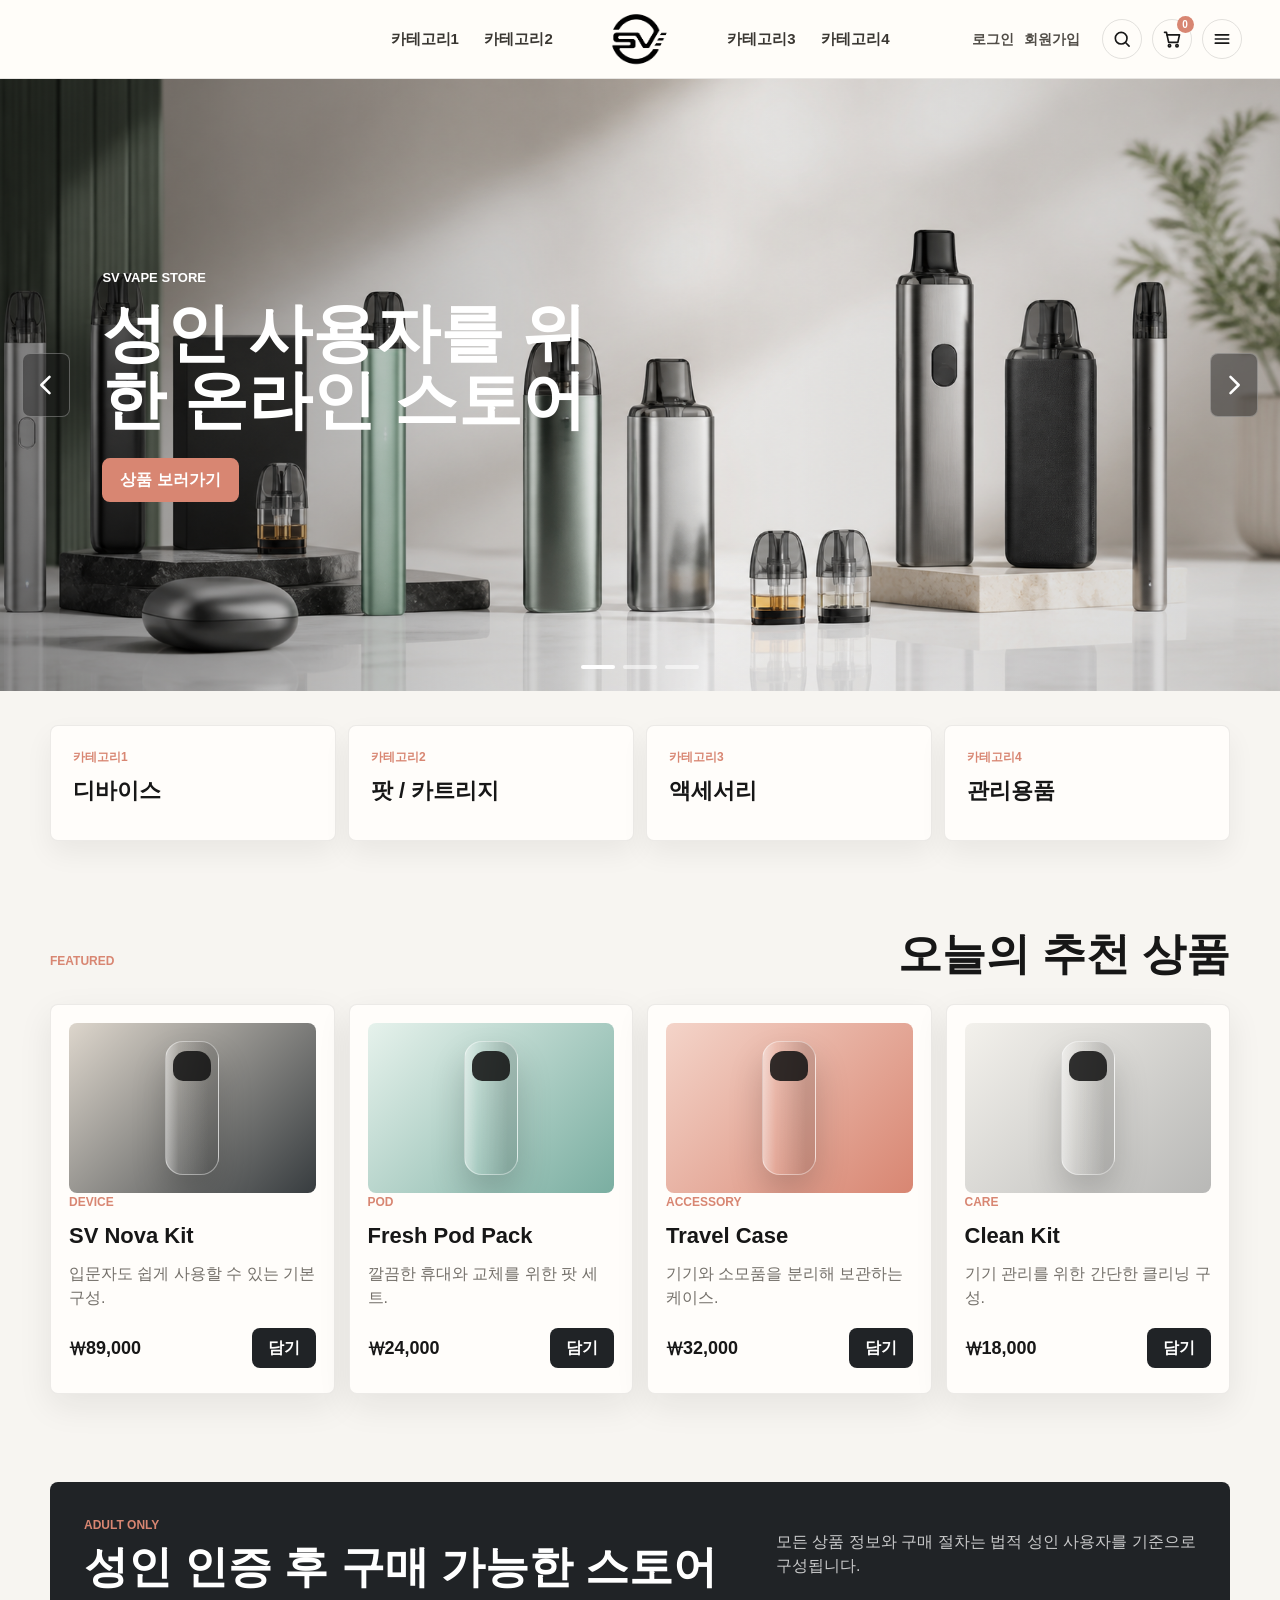
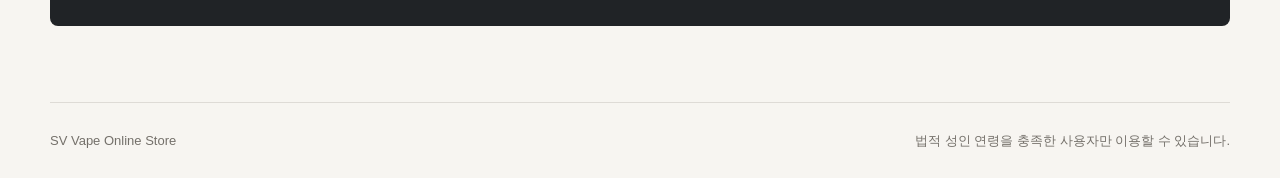
<file: index.html>
<!doctype html>
<html lang="ko">
  <head>
    <meta charset="utf-8">
    <meta name="viewport" content="width=device-width, initial-scale=1">
    <title>SV Vape Online Store</title>
    <meta
      name="description"
      content="SV Vape online store for adult customers."
    >
    <link rel="stylesheet" href="styles.css">
  </head>
  <body>
    <a class="skip-link" href="#main">본문 바로가기</a>

    <header class="site-header">
      <nav class="store-nav" aria-label="상단 메뉴">
        <div class="nav-center">
          <div class="category-group left">
            <a href="#category-1">카테고리1</a>
            <a href="#category-2">카테고리2</a>
          </div>

          <a class="brand-logo" href="#" aria-label="SV Vape 홈">
            <img src="image/LOGO_PNG.png" alt="SV Vape">
          </a>

          <div class="category-group right">
            <a href="#category-3">카테고리3</a>
            <a href="#category-4">카테고리4</a>
          </div>
        </div>

        <div class="nav-actions" aria-label="회원 및 쇼핑 메뉴">
          <a class="account-link" href="#">로그인</a>
          <a class="account-link" href="#">회원가입</a>
          <button class="icon-button" type="button" aria-label="검색 열기" data-search-toggle>
            <svg viewBox="0 0 24 24" aria-hidden="true">
              <circle cx="11" cy="11" r="7"></circle>
              <path d="m16.5 16.5 4 4"></path>
            </svg>
          </button>
          <button class="icon-button cart-button" type="button" aria-label="장바구니">
            <svg viewBox="0 0 24 24" aria-hidden="true">
              <path d="M6 7h15l-2 9H8L6 7Z"></path>
              <path d="M6 7 5.4 4H3"></path>
              <circle cx="9" cy="20" r="1.4"></circle>
              <circle cx="18" cy="20" r="1.4"></circle>
            </svg>
            <span class="cart-count">0</span>
          </button>
          <button class="icon-button menu-button" type="button" aria-expanded="false" aria-controls="mobile-menu" aria-label="메뉴 펼치기" data-menu-toggle>
            <svg viewBox="0 0 24 24" aria-hidden="true">
              <path d="M4 7h16"></path>
              <path d="M4 12h16"></path>
              <path d="M4 17h16"></path>
            </svg>
          </button>
        </div>
      </nav>

      <div class="search-bar" data-search-bar>
        <label class="sr-only" for="store-search">상품 검색</label>
        <input id="store-search" type="search" placeholder="상품명, 액상, 디바이스 검색">
        <button type="button">검색</button>
      </div>

      <div class="mobile-menu" id="mobile-menu" data-mobile-menu>
        <a href="#category-1">카테고리1</a>
        <a href="#category-2">카테고리2</a>
        <a href="#category-3">카테고리3</a>
        <a href="#category-4">카테고리4</a>
        <a href="#">로그인</a>
        <a href="#">회원가입</a>
      </div>
    </header>

    <main id="main">
      <section class="hero-slider" aria-label="스토어 메인 배너">
        <div class="slide active" data-slide>
          <img src="assets/store-banner-1.png" alt="전자담배 디바이스와 팟 상품 진열 이미지">
          <div class="slide-copy">
            <p>SV Vape Store</p>
            <h1>성인 사용자를 위한 온라인 스토어</h1>
            <a class="shop-link" href="#featured">상품 보러가기</a>
          </div>
        </div>

        <div class="slide" data-slide>
          <img src="assets/store-banner-2.png" alt="전자담배 액세서리와 리필 상품 진열 이미지">
          <div class="slide-copy light">
            <p>New Arrival</p>
            <h1>디바이스부터 소모품까지 한 번에</h1>
            <a class="shop-link" href="#new-arrivals">신상품 보기</a>
          </div>
        </div>

        <div class="slide" data-slide>
          <img src="assets/hero-device.png" alt="프리미엄 전자담배 디바이스 단품 이미지">
          <div class="slide-copy dark">
            <p>Premium Device</p>
            <h1>깔끔한 사용감을 위한 선택</h1>
            <a class="shop-link" href="#devices">디바이스 보기</a>
          </div>
        </div>

        <button class="slider-arrow prev" type="button" aria-label="이전 배너" data-slide-prev>
          <svg viewBox="0 0 24 24" aria-hidden="true">
            <path d="m15 5-7 7 7 7"></path>
          </svg>
        </button>
        <button class="slider-arrow next" type="button" aria-label="다음 배너" data-slide-next>
          <svg viewBox="0 0 24 24" aria-hidden="true">
            <path d="m9 5 7 7-7 7"></path>
          </svg>
        </button>

        <div class="slider-dots" aria-label="배너 선택">
          <button class="active" type="button" aria-label="1번 배너 보기" data-slide-dot="0"></button>
          <button type="button" aria-label="2번 배너 보기" data-slide-dot="1"></button>
          <button type="button" aria-label="3번 배너 보기" data-slide-dot="2"></button>
        </div>
      </section>

      <section class="quick-category" aria-label="빠른 카테고리">
        <a id="category-1" href="#devices">
          <span>카테고리1</span>
          <strong>디바이스</strong>
        </a>
        <a id="category-2" href="#new-arrivals">
          <span>카테고리2</span>
          <strong>팟 / 카트리지</strong>
        </a>
        <a id="category-3" href="#accessories">
          <span>카테고리3</span>
          <strong>액세서리</strong>
        </a>
        <a id="category-4" href="#care">
          <span>카테고리4</span>
          <strong>관리용품</strong>
        </a>
      </section>

      <section class="store-section" id="featured">
        <div class="section-head">
          <p>Featured</p>
          <h2>오늘의 추천 상품</h2>
        </div>
        <div class="product-grid">
          <article class="product-card" id="devices">
            <div class="product-visual graphite"></div>
            <p class="product-type">Device</p>
            <h3>SV Nova Kit</h3>
            <p class="product-desc">입문자도 쉽게 사용할 수 있는 기본 구성.</p>
            <div class="product-bottom">
              <strong>₩89,000</strong>
              <button type="button">담기</button>
            </div>
          </article>
          <article class="product-card" id="accessories">
            <div class="product-visual mint"></div>
            <p class="product-type">Pod</p>
            <h3>Fresh Pod Pack</h3>
            <p class="product-desc">깔끔한 휴대와 교체를 위한 팟 세트.</p>
            <div class="product-bottom">
              <strong>₩24,000</strong>
              <button type="button">담기</button>
            </div>
          </article>
          <article class="product-card" id="care">
            <div class="product-visual coral"></div>
            <p class="product-type">Accessory</p>
            <h3>Travel Case</h3>
            <p class="product-desc">기기와 소모품을 분리해 보관하는 케이스.</p>
            <div class="product-bottom">
              <strong>₩32,000</strong>
              <button type="button">담기</button>
            </div>
          </article>
          <article class="product-card">
            <div class="product-visual silver"></div>
            <p class="product-type">Care</p>
            <h3>Clean Kit</h3>
            <p class="product-desc">기기 관리를 위한 간단한 클리닝 구성.</p>
            <div class="product-bottom">
              <strong>₩18,000</strong>
              <button type="button">담기</button>
            </div>
          </article>
        </div>
      </section>

      <section class="store-band" id="new-arrivals">
        <div>
          <p>Adult Only</p>
          <h2>성인 인증 후 구매 가능한 스토어</h2>
        </div>
        <span>모든 상품 정보와 구매 절차는 법적 성인 사용자를 기준으로 구성됩니다.</span>
      </section>
    </main>

    <footer class="footer">
      <p>SV Vape Online Store</p>
      <p>법적 성인 연령을 충족한 사용자만 이용할 수 있습니다.</p>
    </footer>

    <script src="script.js"></script>
  </body>
</html>
</file>
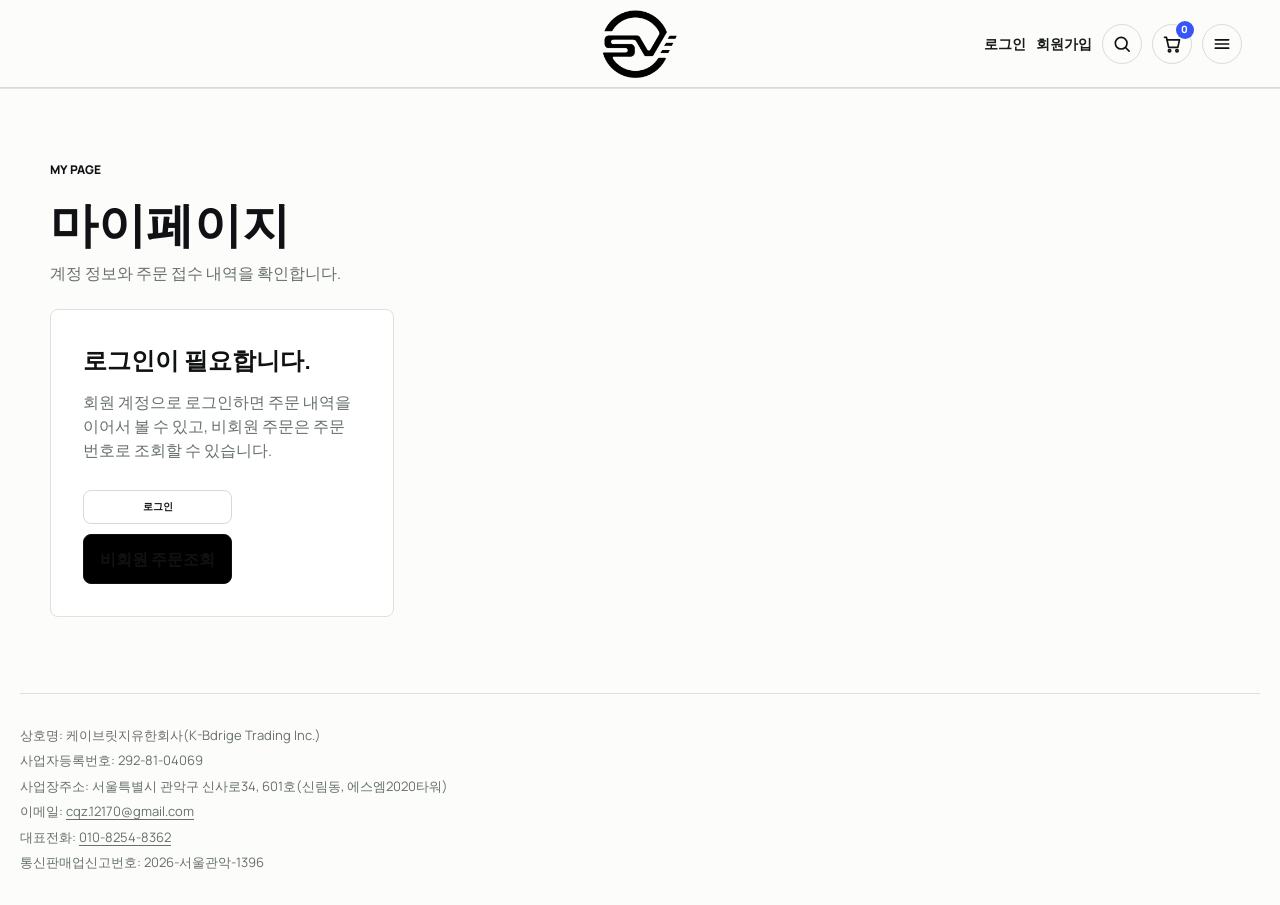
<file: src/main/resources/static/store/html/account.html>
<!doctype html>
<html lang="ko">
  <head>
    <meta charset="utf-8">
    <meta name="viewport" content="width=device-width, initial-scale=1">
    <title>마이페이지 | SV Vape Online Store</title>
    <meta name="description" content="SV Vape 온라인 스토어 계정과 주문 내역 페이지.">
    <link rel="stylesheet" href="../css/styles.css">
  </head>
  <body>
    <a class="skip-link" href="#main">본문 바로가기</a>

    <header class="site-header">
      <nav class="store-nav" aria-label="상단 메뉴">
        <a class="brand-logo" href="home.html" aria-label="SV Vape 홈">
          <img src="../image/LOGO_PNG.png" alt="SV Vape">
        </a>

        <div class="nav-actions" aria-label="회원 및 쇼핑 메뉴">
          <a class="account-link" href="login.html" data-auth-link>로그인</a>
          <a class="account-link" href="signup.html" data-signup-link>회원가입</a>
          <button class="link-button" type="button" data-logout data-redirect-home="true" hidden>로그아웃</button>
          <button class="icon-button" type="button" aria-label="검색 열기" data-search-toggle>
            <svg viewBox="0 0 24 24" aria-hidden="true">
              <circle cx="11" cy="11" r="7"></circle>
              <path d="m16.5 16.5 4 4"></path>
            </svg>
          </button>
          <button class="icon-button cart-button" type="button" aria-label="장바구니" data-cart-open>
            <svg viewBox="0 0 24 24" aria-hidden="true">
              <path d="M6 7h15l-2 9H8L6 7Z"></path>
              <path d="M6 7 5.4 4H3"></path>
              <circle cx="9" cy="20" r="1.4"></circle>
              <circle cx="18" cy="20" r="1.4"></circle>
            </svg>
            <span class="cart-count" data-cart-count>0</span>
          </button>
          <button class="icon-button menu-button" type="button" aria-expanded="false" aria-controls="mobile-menu" aria-label="메뉴 펼치기" data-menu-toggle>
            <svg viewBox="0 0 24 24" aria-hidden="true">
              <path d="M4 7h16"></path>
              <path d="M4 12h16"></path>
              <path d="M4 17h16"></path>
            </svg>
          </button>
        </div>
      </nav>

      <form class="search-bar" data-search-bar data-search-form>
        <label class="sr-only" for="store-search">상품 검색</label>
        <input id="store-search" type="search" placeholder="SV NOS, 0 니코틴 검색">
        <button type="submit">검색</button>
      </form>

      <div class="mobile-menu" id="mobile-menu" data-mobile-menu>
        <a href="login.html" data-auth-link>로그인</a>
        <a href="signup.html" data-signup-link>회원가입</a>
        <button type="button" data-cart-open>장바구니</button>
        <a href="account.html" data-account-link hidden aria-current="page">마이페이지</a>
        <button type="button" data-logout data-redirect-home="true" hidden>로그아웃</button>
      </div>
    </header>

    <main class="account-main" id="main">
      <div class="page-title">
        <p class="eyebrow">My Page</p>
        <h1>마이페이지</h1>
        <span>계정 정보와 주문 접수 내역을 확인합니다.</span>
      </div>

      <section class="account-shell" data-account-shell hidden>
        <aside class="account-card">
          <p class="eyebrow">Account</p>
          <h2 data-account-name></h2>
          <p data-account-email></p>
          <div class="summary-actions">
            <button class="product-detail-link" type="button" data-cart-open>장바구니 보기</button>
            <button class="outline-button" type="button" data-logout data-redirect-home="true">로그아웃</button>
          </div>
        </aside>

        <section aria-labelledby="orders-title">
          <div class="section-head">
            <div>
              <p>Orders</p>
              <h2 id="orders-title">주문 내역</h2>
            </div>
          </div>
          <div class="order-list" data-order-list></div>
        </section>
      </section>

      <section class="account-shell" data-guest-shell hidden>
        <div class="empty-state">
          <h2>로그인이 필요합니다.</h2>
          <span>회원 계정으로 로그인하면 주문 내역을 이어서 볼 수 있고, 비회원 주문은 주문번호로 조회할 수 있습니다.</span>
          <div class="summary-actions">
            <a class="product-detail-link" href="login.html">로그인</a>
            <button class="outline-button" type="button" data-guest-order-open>비회원 주문조회</button>
          </div>
        </div>
      </section>
    </main>

    <footer class="footer">
      <address class="business-info">
        <span>상호명: 케이브릿지유한회사(K-Bdrige Trading Inc.)</span>
        <span>사업자등록번호: 292-81-04069</span>
        <span>사업장주소: 서울특별시 관악구 신사로34, 601호(신림동, 에스엠2020타워)</span>
        <span>이메일: <a href="mailto:cqz.12170@gmail.com">cqz.12170@gmail.com</a></span>
        <span>대표전화: <a href="tel:010-8254-8362">010-8254-8362</a></span>
        <span>통신판매업신고번호: 2026-서울관악-1396</span>
      </address>
    </footer>

    <script src="../js/script.js"></script>
    <script src="../js/account.js"></script>
  </body>
</html>
</file>
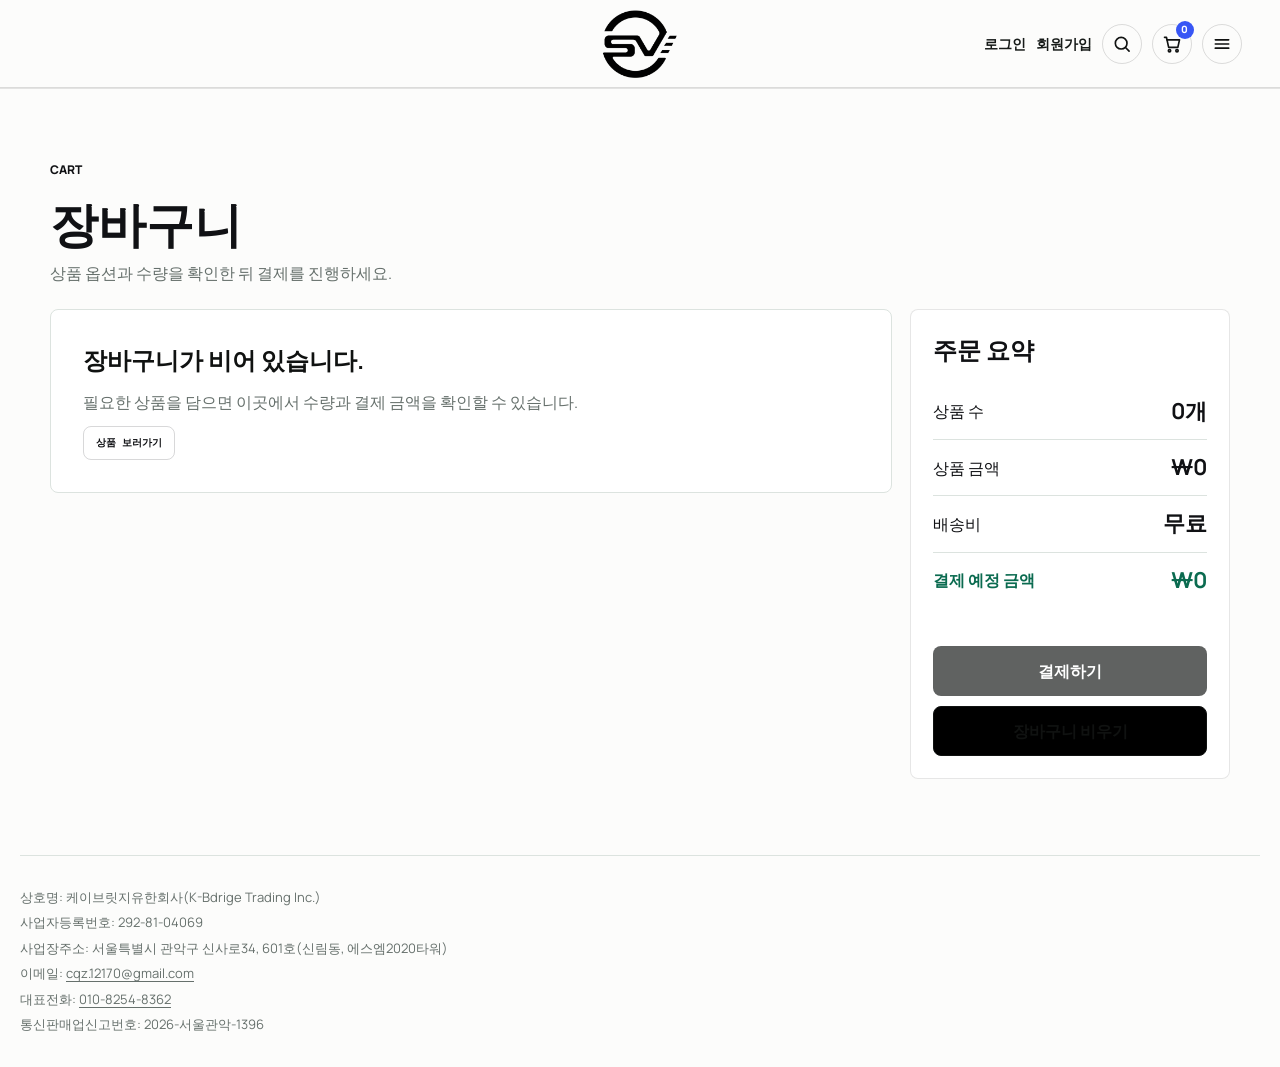
<file: src/main/resources/static/store/html/cart.html>
<!doctype html>
<html lang="ko">
  <head>
    <meta charset="utf-8">
    <meta name="viewport" content="width=device-width, initial-scale=1">
    <title>장바구니 | SV Vape Online Store</title>
    <meta name="description" content="SV Vape 온라인 스토어 장바구니 페이지.">
    <link rel="stylesheet" href="../css/styles.css">
  </head>
  <body>
    <a class="skip-link" href="#main">본문 바로가기</a>

    <header class="site-header">
      <nav class="store-nav" aria-label="상단 메뉴">
        <a class="brand-logo" href="home.html" aria-label="SV Vape 홈">
          <img src="../image/LOGO_PNG.png" alt="SV Vape">
        </a>

        <div class="nav-actions" aria-label="회원 및 쇼핑 메뉴">
          <a class="account-link" href="login.html" data-auth-link>로그인</a>
          <a class="account-link" href="signup.html" data-signup-link>회원가입</a>
          <button class="link-button" type="button" data-logout hidden>로그아웃</button>
          <button class="icon-button" type="button" aria-label="검색 열기" data-search-toggle>
            <svg viewBox="0 0 24 24" aria-hidden="true">
              <circle cx="11" cy="11" r="7"></circle>
              <path d="m16.5 16.5 4 4"></path>
            </svg>
          </button>
          <button class="icon-button cart-button" type="button" aria-label="장바구니" data-cart-open>
            <svg viewBox="0 0 24 24" aria-hidden="true">
              <path d="M6 7h15l-2 9H8L6 7Z"></path>
              <path d="M6 7 5.4 4H3"></path>
              <circle cx="9" cy="20" r="1.4"></circle>
              <circle cx="18" cy="20" r="1.4"></circle>
            </svg>
            <span class="cart-count" data-cart-count>0</span>
          </button>
          <button class="icon-button menu-button" type="button" aria-expanded="false" aria-controls="mobile-menu" aria-label="메뉴 펼치기" data-menu-toggle>
            <svg viewBox="0 0 24 24" aria-hidden="true">
              <path d="M4 7h16"></path>
              <path d="M4 12h16"></path>
              <path d="M4 17h16"></path>
            </svg>
          </button>
        </div>
      </nav>

      <form class="search-bar" data-search-bar data-search-form>
        <label class="sr-only" for="store-search">상품 검색</label>
        <input id="store-search" type="search" placeholder="SV NOS, 0 니코틴 검색">
        <button type="submit">검색</button>
      </form>

      <div class="mobile-menu" id="mobile-menu" data-mobile-menu>
        <a href="login.html" data-auth-link>로그인</a>
        <a href="signup.html" data-signup-link>회원가입</a>
        <button type="button" data-cart-open>장바구니</button>
        <a href="account.html" data-account-link hidden>마이페이지</a>
        <button type="button" data-logout hidden>로그아웃</button>
      </div>
    </header>

    <main class="cart-main" id="main">
      <div class="page-title">
        <p class="eyebrow">Cart</p>
        <h1>장바구니</h1>
        <span>상품 옵션과 수량을 확인한 뒤 결제를 진행하세요.</span>
      </div>

      <section class="cart-layout" aria-label="장바구니 상품과 주문 요약">
        <div class="cart-list" data-cart-list></div>

        <aside class="summary-panel" aria-labelledby="cart-summary-title">
          <h2 id="cart-summary-title">주문 요약</h2>
          <div data-cart-summary></div>
          <div class="summary-actions">
            <button class="checkout-button" type="button" data-checkout-button>결제하기</button>
            <button class="outline-button" type="button" data-clear-cart>장바구니 비우기</button>
          </div>
        </aside>
      </section>
    </main>

    <footer class="footer">
      <address class="business-info">
        <span>상호명: 케이브릿지유한회사(K-Bdrige Trading Inc.)</span>
        <span>사업자등록번호: 292-81-04069</span>
        <span>사업장주소: 서울특별시 관악구 신사로34, 601호(신림동, 에스엠2020타워)</span>
        <span>이메일: <a href="mailto:cqz.12170@gmail.com">cqz.12170@gmail.com</a></span>
        <span>대표전화: <a href="tel:010-8254-8362">010-8254-8362</a></span>
        <span>통신판매업신고번호: 2026-서울관악-1396</span>
      </address>
    </footer>

    <script src="../js/script.js"></script>
    <script src="../js/cart.js"></script>
  </body>
</html>
</file>
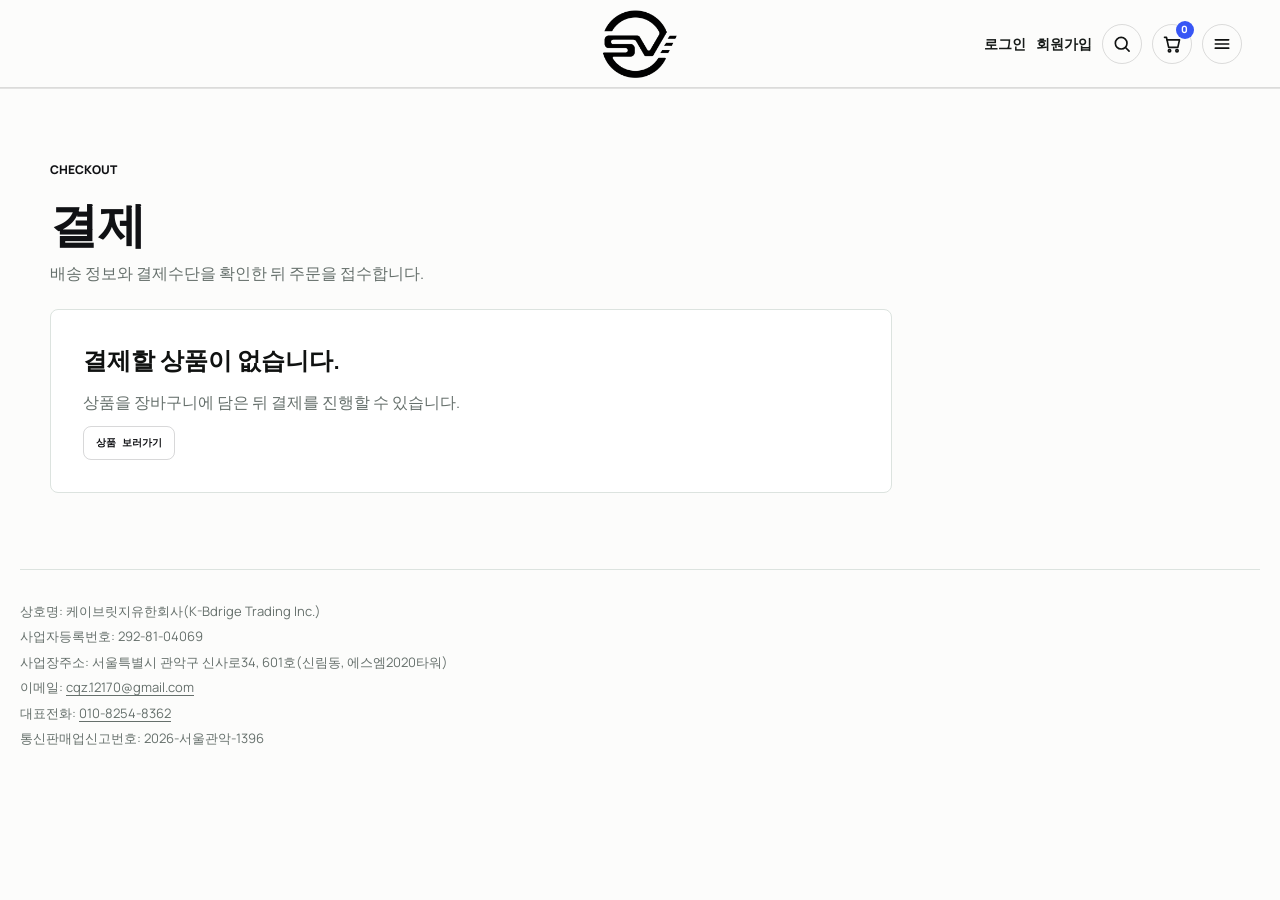
<file: src/main/resources/static/store/html/checkout.html>
<!doctype html>
<html lang="ko">
  <head>
    <meta charset="utf-8">
    <meta name="viewport" content="width=device-width, initial-scale=1">
    <title>결제 | SV Vape Online Store</title>
    <meta name="description" content="SV Vape 온라인 스토어 결제 및 주문 접수 페이지.">
    <link rel="stylesheet" href="../css/styles.css">
  </head>
  <body>
    <a class="skip-link" href="#main">본문 바로가기</a>

    <header class="site-header">
      <nav class="store-nav" aria-label="상단 메뉴">
        <a class="brand-logo" href="home.html" aria-label="SV Vape 홈">
          <img src="../image/LOGO_PNG.png" alt="SV Vape">
        </a>

        <div class="nav-actions" aria-label="회원 및 쇼핑 메뉴">
          <a class="account-link" href="login.html" data-auth-link>로그인</a>
          <a class="account-link" href="signup.html" data-signup-link>회원가입</a>
          <button class="link-button" type="button" data-logout hidden>로그아웃</button>
          <button class="icon-button" type="button" aria-label="검색 열기" data-search-toggle>
            <svg viewBox="0 0 24 24" aria-hidden="true">
              <circle cx="11" cy="11" r="7"></circle>
              <path d="m16.5 16.5 4 4"></path>
            </svg>
          </button>
          <button class="icon-button cart-button" type="button" aria-label="장바구니" data-cart-open>
            <svg viewBox="0 0 24 24" aria-hidden="true">
              <path d="M6 7h15l-2 9H8L6 7Z"></path>
              <path d="M6 7 5.4 4H3"></path>
              <circle cx="9" cy="20" r="1.4"></circle>
              <circle cx="18" cy="20" r="1.4"></circle>
            </svg>
            <span class="cart-count" data-cart-count>0</span>
          </button>
          <button class="icon-button menu-button" type="button" aria-expanded="false" aria-controls="mobile-menu" aria-label="메뉴 펼치기" data-menu-toggle>
            <svg viewBox="0 0 24 24" aria-hidden="true">
              <path d="M4 7h16"></path>
              <path d="M4 12h16"></path>
              <path d="M4 17h16"></path>
            </svg>
          </button>
        </div>
      </nav>

      <form class="search-bar" data-search-bar data-search-form>
        <label class="sr-only" for="store-search">상품 검색</label>
        <input id="store-search" type="search" placeholder="SV NOS, 0 니코틴 검색">
        <button type="submit">검색</button>
      </form>

      <div class="mobile-menu" id="mobile-menu" data-mobile-menu>
        <a href="login.html" data-auth-link>로그인</a>
        <a href="signup.html" data-signup-link>회원가입</a>
        <button type="button" data-cart-open>장바구니</button>
        <a href="account.html" data-account-link hidden>마이페이지</a>
        <button type="button" data-logout hidden>로그아웃</button>
      </div>
    </header>

    <main class="checkout-main" id="main">
      <div class="page-title">
        <p class="eyebrow">Checkout</p>
        <h1>결제</h1>
        <span>배송 정보와 결제수단을 확인한 뒤 주문을 접수합니다.</span>
      </div>

      <section class="checkout-layout" aria-label="결제 정보" data-checkout-shell>
        <form class="checkout-form" data-checkout-form novalidate>
          <h2>배송 정보</h2>
          <div class="form-grid">
            <label class="form-field">
              <span>받는 분</span>
              <input name="recipient" type="text" autocomplete="name" required>
            </label>
            <label class="form-field">
              <span>이메일</span>
              <input name="email" type="email" autocomplete="email" required>
            </label>
            <label class="form-field">
              <span>전화번호</span>
              <input name="phone" type="tel" autocomplete="tel" placeholder="010-0000-0000" required>
            </label>
            <label class="form-field">
              <span>배송지</span>
              <input name="address" type="text" autocomplete="street-address" required>
            </label>
            <label class="form-field full">
              <span>배송 메모</span>
              <textarea name="memo" placeholder="배송 요청사항"></textarea>
            </label>
          </div>

          <h2>결제수단</h2>
          <div class="payment-options" aria-label="결제수단 선택">
            <label>
              <input type="radio" name="paymentMethod" value="card" checked>
              카드 결제
              <span>신용/체크카드</span>
            </label>
            <label>
              <input type="radio" name="paymentMethod" value="transfer">
              무통장 입금
              <span>주문 접수 후 안내</span>
            </label>
            <label>
              <input type="radio" name="paymentMethod" value="mobile">
              간편 결제
              <span>모바일 결제</span>
            </label>
          </div>

          <div class="checkbox-list">
            <label class="checkbox-field">
              <input name="adultConfirmed" type="checkbox" required>
              <span>성인 구매 대상 상품임을 확인했습니다.</span>
            </label>
          </div>

          <div class="form-status" data-checkout-status role="status" aria-live="polite"></div>

          <button class="submit-button" type="submit">주문 접수하기</button>
        </form>

        <aside class="summary-panel" aria-labelledby="checkout-summary-title">
          <h2 id="checkout-summary-title">주문 상품</h2>
          <div data-checkout-summary></div>
        </aside>
      </section>

      <section class="order-complete" data-order-complete aria-label="주문 완료">
        <p class="eyebrow">Order Complete</p>
        <h2>주문이 접수되었습니다.</h2>
        <p>주문번호 <strong data-order-id></strong></p>
        <p>결제 예정 금액 <strong data-order-total></strong></p>
        <div class="summary-actions">
          <a class="product-detail-link" href="account.html" data-order-history-link>주문 내역 보기</a>
          <a class="outline-button" href="home.html#featured">계속 쇼핑하기</a>
        </div>
      </section>
    </main>

    <footer class="footer">
      <address class="business-info">
        <span>상호명: 케이브릿지유한회사(K-Bdrige Trading Inc.)</span>
        <span>사업자등록번호: 292-81-04069</span>
        <span>사업장주소: 서울특별시 관악구 신사로34, 601호(신림동, 에스엠2020타워)</span>
        <span>이메일: <a href="mailto:cqz.12170@gmail.com">cqz.12170@gmail.com</a></span>
        <span>대표전화: <a href="tel:010-8254-8362">010-8254-8362</a></span>
        <span>통신판매업신고번호: 2026-서울관악-1396</span>
      </address>
    </footer>

    <script src="../js/script.js"></script>
    <script src="../js/checkout.js"></script>
  </body>
</html>
</file>
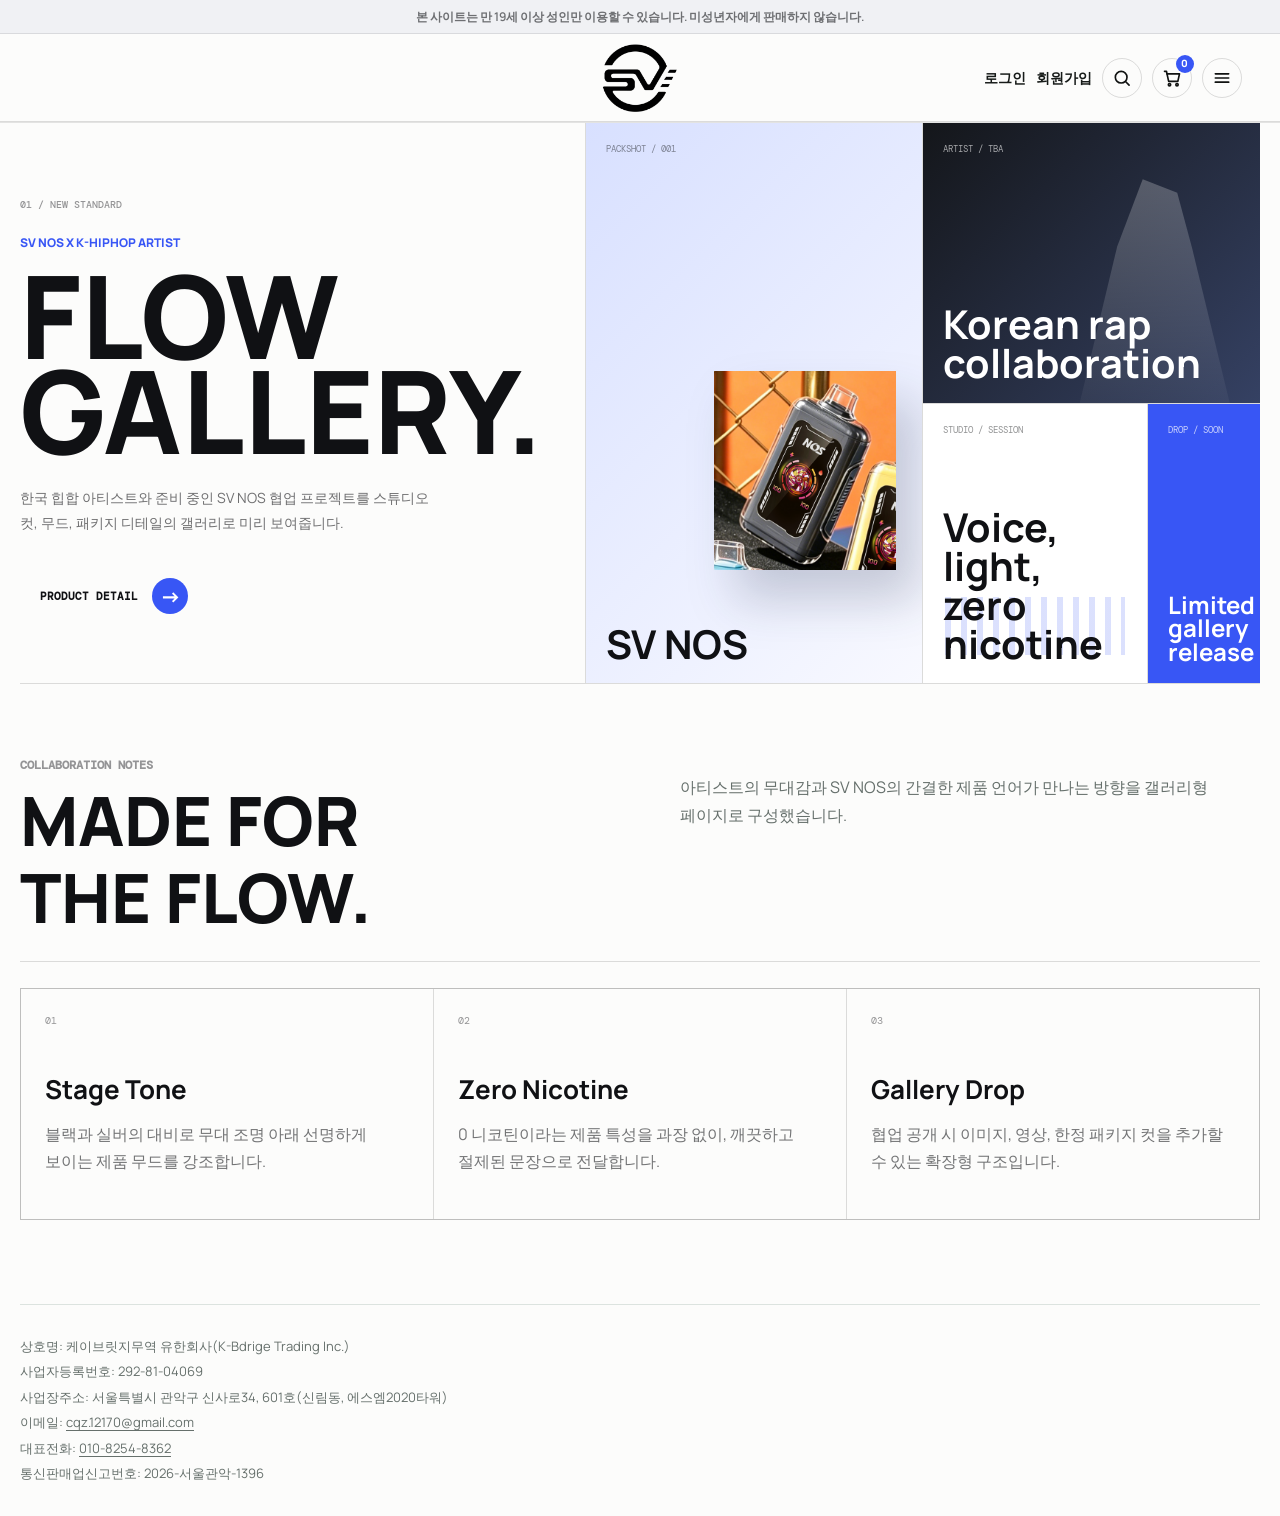
<file: src/main/resources/static/store/html/collaboration.html>
<!doctype html>
<html lang="ko">
  <head>
    <meta charset="utf-8">
    <meta name="viewport" content="width=device-width, initial-scale=1">
    <title>SV NOS Collaboration | SV Vape Online Store</title>
    <meta name="description" content="SV NOS와 한국 힙합 아티스트의 협업 갤러리 페이지.">
    <link rel="stylesheet" href="../css/styles.css">
  </head>
  <body>
    <a class="skip-link" href="#main">본문 바로가기</a>
    <div class="adult-bar">본 사이트는 만 19세 이상 성인만 이용할 수 있습니다. 미성년자에게 판매하지 않습니다.</div>

    <header class="site-header">
      <nav class="store-nav" aria-label="상단 메뉴">
        <a class="brand-logo" href="home.html" aria-label="SV Vape 홈">
          <img src="../image/LOGO_PNG.png" alt="SV Vape">
        </a>

        <div class="nav-actions" aria-label="회원 및 쇼핑 메뉴">
          <a class="account-link" href="login.html" data-auth-link>로그인</a>
          <a class="account-link" href="signup.html" data-signup-link>회원가입</a>
          <button class="link-button" type="button" data-logout hidden>로그아웃</button>
          <button class="icon-button" type="button" aria-label="검색 열기" data-search-toggle>
            <svg viewBox="0 0 24 24" aria-hidden="true">
              <circle cx="11" cy="11" r="7"></circle>
              <path d="m16.5 16.5 4 4"></path>
            </svg>
          </button>
          <button class="icon-button cart-button" type="button" aria-label="장바구니" data-cart-open>
            <svg viewBox="0 0 24 24" aria-hidden="true">
              <path d="M6 7h15l-2 9H8L6 7Z"></path>
              <path d="M6 7 5.4 4H3"></path>
              <circle cx="9" cy="20" r="1.4"></circle>
              <circle cx="18" cy="20" r="1.4"></circle>
            </svg>
            <span class="cart-count" data-cart-count>0</span>
          </button>
          <button class="icon-button menu-button" type="button" aria-expanded="false" aria-controls="mobile-menu" aria-label="메뉴 펼치기" data-menu-toggle>
            <svg viewBox="0 0 24 24" aria-hidden="true">
              <path d="M4 7h16"></path>
              <path d="M4 12h16"></path>
              <path d="M4 17h16"></path>
            </svg>
          </button>
        </div>
      </nav>

      <form class="search-bar" data-search-bar data-search-form>
        <label class="sr-only" for="store-search">상품 검색</label>
        <input id="store-search" type="search" placeholder="SV NOS, 0 니코틴 검색">
        <button type="submit">검색</button>
      </form>

      <div class="mobile-menu" id="mobile-menu" data-mobile-menu>
        <a href="login.html" data-auth-link>로그인</a>
        <a href="signup.html" data-signup-link>회원가입</a>
        <button type="button" data-cart-open>장바구니</button>
        <a href="account.html" data-account-link hidden>마이페이지</a>
        <button type="button" data-logout hidden>로그아웃</button>
      </div>
    </header>

    <main class="collab-main" id="main">
      <section class="collab-hero" aria-label="SV NOS 아티스트 협업">
        <div class="collab-copy">
          <p class="mono-kicker">01 / NEW STANDARD</p>
          <div>
            <p class="accent-kicker">SV NOS x K-HIPHOP ARTIST</p>
            <h1>FLOW<br>GALLERY.</h1>
            <span>한국 힙합 아티스트와 준비 중인 SV NOS 협업 프로젝트를 스튜디오 컷, 무드, 패키지 디테일의 갤러리로 미리 보여줍니다.</span>
          </div>
          <a class="shop-link" href="product-sv-nos.html">Product detail <span aria-hidden="true">→</span></a>
        </div>

        <div class="collab-wall" aria-label="협업 갤러리 프리뷰">
          <article class="collab-frame collab-frame--product">
            <img src="../product_img/product_NOS_Black.png" alt="SV NOS Black 제품 이미지">
            <span>PACKSHOT / 001</span>
            <strong>SV NOS</strong>
          </article>
          <article class="collab-frame collab-frame--portrait">
            <span>ARTIST / TBA</span>
            <strong>Korean rap collaboration</strong>
          </article>
          <article class="collab-frame collab-frame--studio">
            <span>STUDIO / SESSION</span>
            <strong>Voice, light, zero nicotine</strong>
          </article>
          <article class="collab-frame collab-frame--drop">
            <span>DROP / SOON</span>
            <strong>Limited gallery release</strong>
          </article>
        </div>
      </section>

      <section class="collab-gallery" aria-label="협업 상세 갤러리">
        <div class="section-head">
          <div>
            <p>COLLABORATION NOTES</p>
            <h2>MADE FOR<br>THE FLOW.</h2>
          </div>
          <span>아티스트의 무대감과 SV NOS의 간결한 제품 언어가 만나는 방향을 갤러리형 페이지로 구성했습니다.</span>
        </div>

        <div class="collab-track">
          <article>
            <p>01</p>
            <h3>Stage Tone</h3>
            <span>블랙과 실버의 대비로 무대 조명 아래 선명하게 보이는 제품 무드를 강조합니다.</span>
          </article>
          <article>
            <p>02</p>
            <h3>Zero Nicotine</h3>
            <span>0 니코틴이라는 제품 특성을 과장 없이, 깨끗하고 절제된 문장으로 전달합니다.</span>
          </article>
          <article>
            <p>03</p>
            <h3>Gallery Drop</h3>
            <span>협업 공개 시 이미지, 영상, 한정 패키지 컷을 추가할 수 있는 확장형 구조입니다.</span>
          </article>
        </div>
      </section>
    </main>

    <footer class="footer">
      <address class="business-info">
        <span>상호명: 케이브릿지무역 유한회사(K-Bdrige Trading Inc.)</span>
        <span>사업자등록번호: 292-81-04069</span>
        <span>사업장주소: 서울특별시 관악구 신사로34, 601호(신림동, 에스엠2020타워)</span>
        <span>이메일: <a href="mailto:cqz.12170@gmail.com">cqz.12170@gmail.com</a></span>
        <span>대표전화: <a href="tel:010-8254-8362">010-8254-8362</a></span>
        <span>통신판매업신고번호: 2026-서울관악-1396</span>
      </address>
    </footer>

    <script src="../js/script.js"></script>
  </body>
</html>
</file>
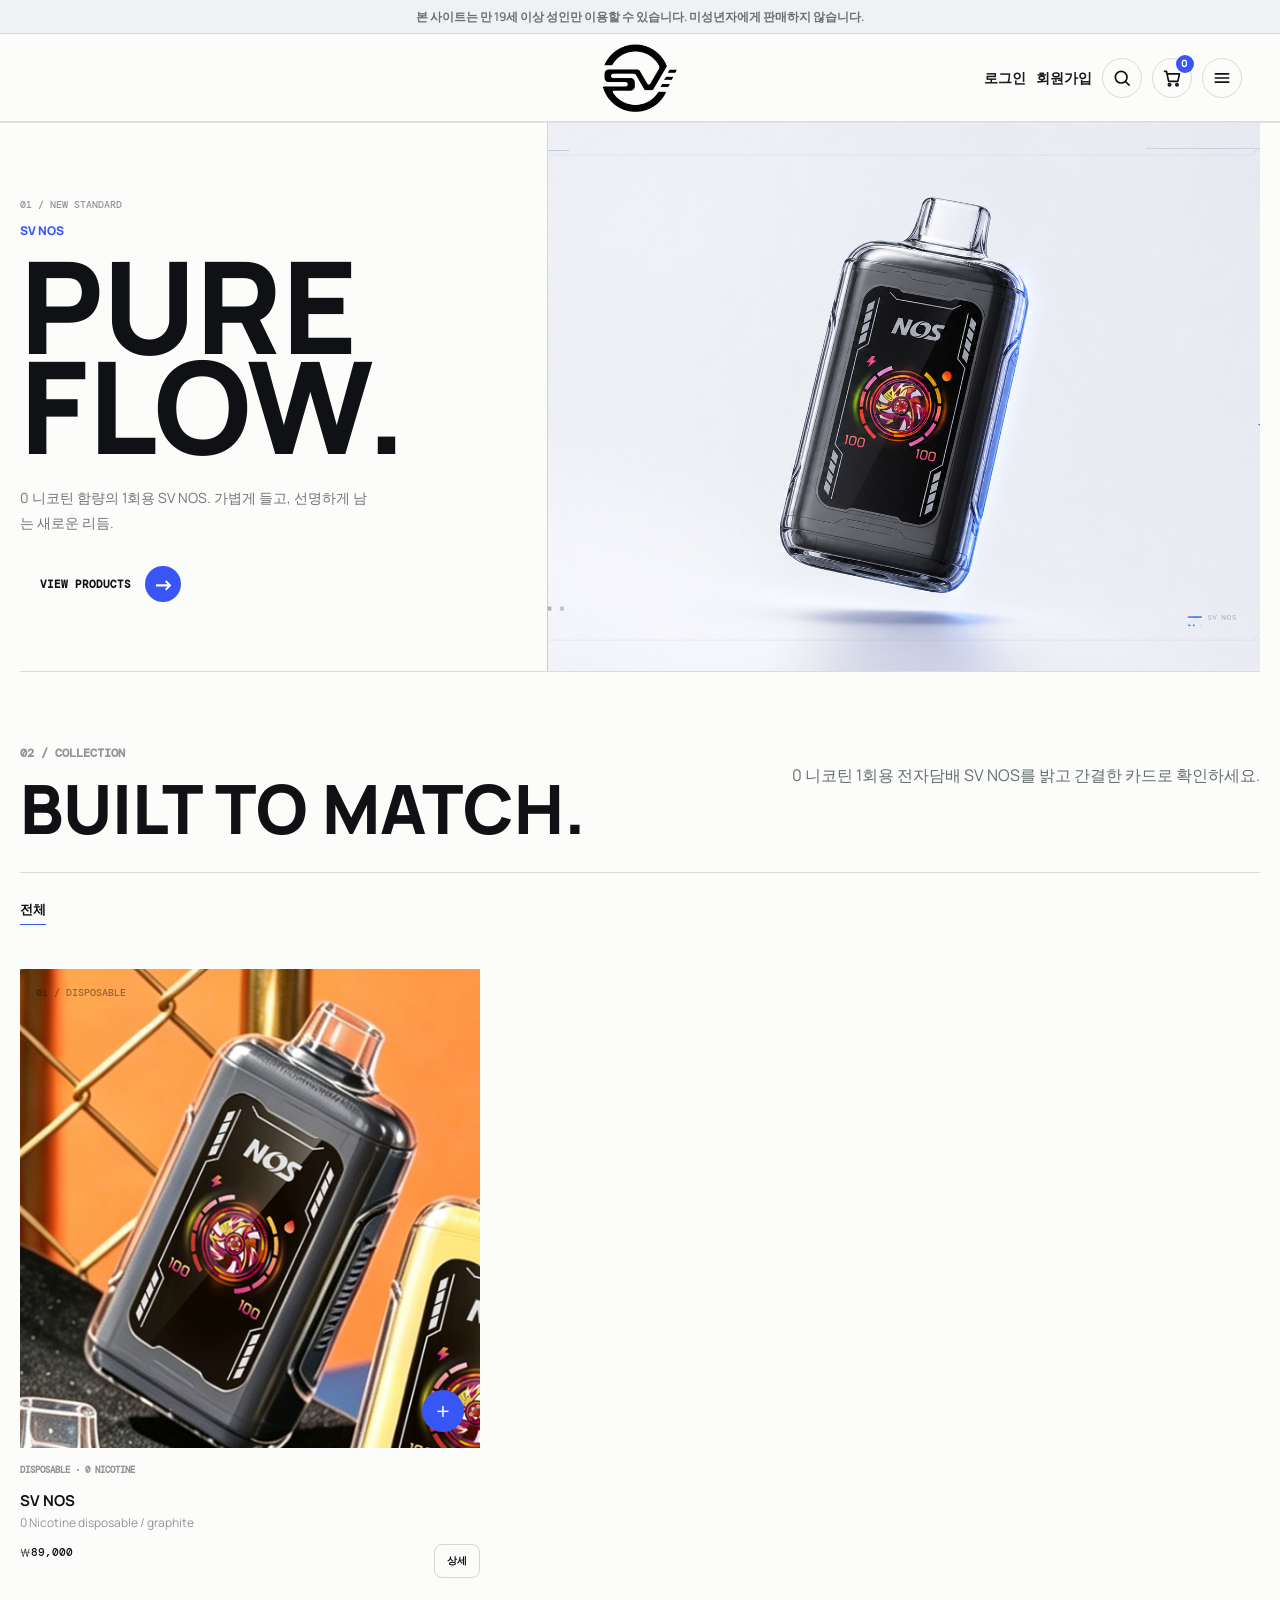
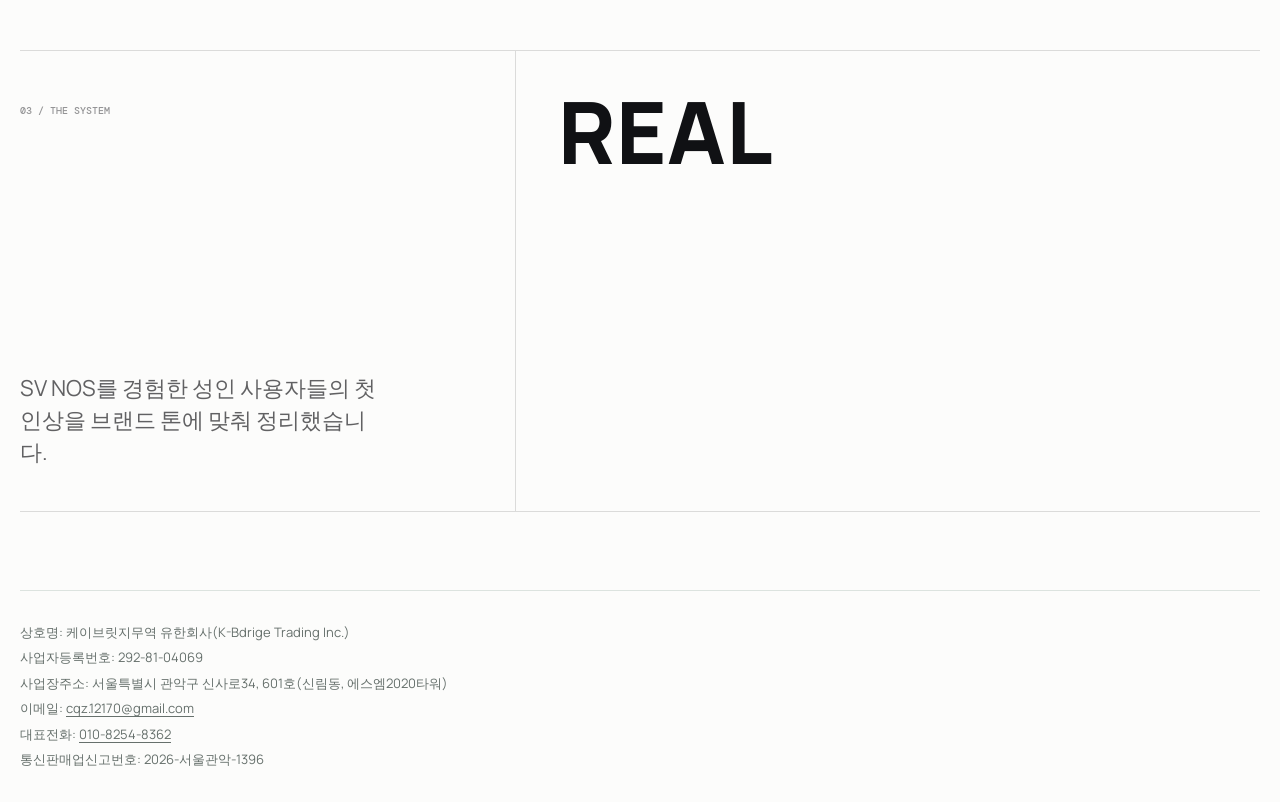
<file: src/main/resources/static/store/html/home.html>
<!doctype html>
<html lang="ko">
  <head>
    <meta charset="utf-8">
    <meta name="viewport" content="width=device-width, initial-scale=1">
    <title>SV Vape Online Store</title>
    <meta name="description" content="성인 사용자를 위한 SV NOS 공식 온라인 스토어. 0 니코틴 1회용 전자담배를 확인하세요.">
    <link rel="stylesheet" href="../css/styles.css">
  </head>
  <body>
    <a class="skip-link" href="#main">본문 바로가기</a>
    <div class="adult-bar">본 사이트는 만 19세 이상 성인만 이용할 수 있습니다. 미성년자에게 판매하지 않습니다.</div>

    <header class="site-header">
      <nav class="store-nav" aria-label="상단 메뉴">
        <a class="brand-logo" href="home.html" aria-label="SV Vape 홈">
          <img src="../image/LOGO_PNG.png" alt="SV Vape">
        </a>

        <div class="nav-actions" aria-label="회원 및 쇼핑 메뉴">
          <a class="account-link" href="login.html" data-auth-link>로그인</a>
          <a class="account-link" href="signup.html" data-signup-link>회원가입</a>
          <button class="link-button" type="button" data-logout hidden>로그아웃</button>
          <button class="icon-button" type="button" aria-label="검색 열기" data-search-toggle>
            <svg viewBox="0 0 24 24" aria-hidden="true">
              <circle cx="11" cy="11" r="7"></circle>
              <path d="m16.5 16.5 4 4"></path>
            </svg>
          </button>
          <button class="icon-button cart-button" type="button" aria-label="장바구니" data-cart-open>
            <svg viewBox="0 0 24 24" aria-hidden="true">
              <path d="M6 7h15l-2 9H8L6 7Z"></path>
              <path d="M6 7 5.4 4H3"></path>
              <circle cx="9" cy="20" r="1.4"></circle>
              <circle cx="18" cy="20" r="1.4"></circle>
            </svg>
            <span class="cart-count" data-cart-count>0</span>
          </button>
          <button class="icon-button menu-button" type="button" aria-expanded="false" aria-controls="mobile-menu" aria-label="메뉴 펼치기" data-menu-toggle>
            <svg viewBox="0 0 24 24" aria-hidden="true">
              <path d="M4 7h16"></path>
              <path d="M4 12h16"></path>
              <path d="M4 17h16"></path>
            </svg>
          </button>
        </div>
      </nav>

      <form class="search-bar" data-search-bar data-search-form>
        <label class="sr-only" for="store-search">상품 검색</label>
        <input id="store-search" type="search" placeholder="SV NOS, 0 니코틴 검색">
        <button type="submit">검색</button>
      </form>

      <div class="mobile-menu" id="mobile-menu" data-mobile-menu>
        <a href="login.html" data-auth-link>로그인</a>
        <a href="signup.html" data-signup-link>회원가입</a>
        <button type="button" data-cart-open>장바구니</button>
        <a href="account.html" data-account-link hidden>마이페이지</a>
        <button type="button" data-logout hidden>로그아웃</button>
      </div>
    </header>

    <main id="main">
      <section class="design-hero" aria-label="스토어 메인">
        <div class="design-hero-copy">
          <p class="mono-kicker">01 / NEW STANDARD</p>
          <div>
            <p class="accent-kicker">SV NOS</p>
            <h1>PURE<br>FLOW.</h1>
            <span>0 니코틴 함량의 1회용 SV NOS. 가볍게 들고, 선명하게 남는 새로운 리듬.</span>
          </div>
          <a class="shop-link" href="collaboration.html">View products <span aria-hidden="true">→</span></a>
        </div>
        <div class="hero-image">
          <img src="../assets/sv-nos-hero-orbit.png" alt="SV NOS 제품 이미지">
        </div>
      </section>

      <section class="store-section" id="featured">
        <div class="section-head">
          <div>
            <p>02 / COLLECTION</p>
            <h2>BUILT TO MATCH.</h2>
          </div>
          <span>0 니코틴 1회용 전자담배 SV NOS를 밝고 간결한 카드로 확인하세요.</span>
        </div>

        <div class="category-filters" id="categories" aria-label="상품 카테고리">
          <button class="is-active" type="button" data-category-filter="전체">전체</button>
        </div>

        <div class="product-grid" data-product-grid></div>
        <div class="product-empty" data-product-empty>검색 조건에 맞는 상품이 없습니다.</div>
      </section>

      <section class="system-section review-section" aria-label="제품 리뷰">
        <div class="review-copy">
          <p class="mono-kicker">03 / THE SYSTEM</p>
          <span>SV NOS를 경험한 성인 사용자들의 첫인상을 브랜드 톤에 맞춰 정리했습니다.</span>
        </div>
        <div class="review-stage">
          <h2>REAL<br><span></span></h2>
<!--          리뷰 부분-->
        </div>
      </section>
    </main>

    <footer class="footer">
      <address class="business-info">
        <span>상호명: 케이브릿지무역 유한회사(K-Bdrige Trading Inc.)</span>
        <span>사업자등록번호: 292-81-04069</span>
        <span>사업장주소: 서울특별시 관악구 신사로34, 601호(신림동, 에스엠2020타워)</span>
        <span>이메일: <a href="mailto:cqz.12170@gmail.com">cqz.12170@gmail.com</a></span>
        <span>대표전화: <a href="tel:010-8254-8362">010-8254-8362</a></span>
        <span>통신판매업신고번호: 2026-서울관악-1396</span>
      </address>
    </footer>

    <script src="../js/script.js"></script>
  </body>
</html>
</file>
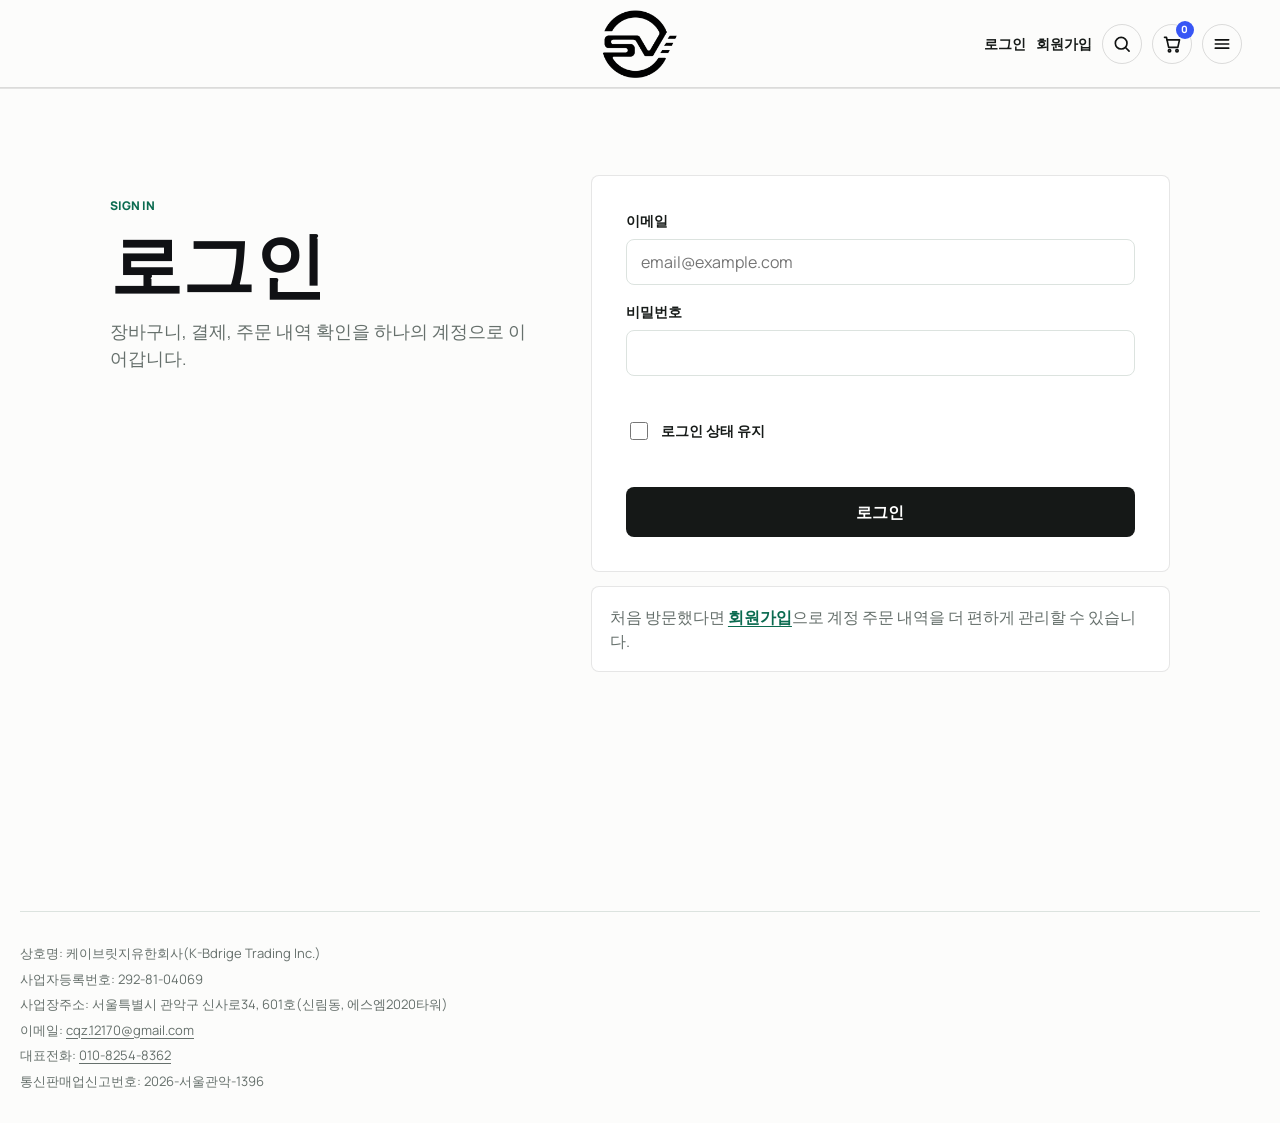
<file: src/main/resources/static/store/html/login.html>
<!doctype html>
<html lang="ko">
  <head>
    <meta charset="utf-8">
    <meta name="viewport" content="width=device-width, initial-scale=1">
    <title>로그인 | SV Vape Online Store</title>
    <meta name="description" content="SV Vape 온라인 스토어 로그인 페이지.">
    <link rel="stylesheet" href="../css/styles.css">
  </head>
  <body>
    <a class="skip-link" href="#main">본문 바로가기</a>

    <header class="site-header">
      <nav class="store-nav" aria-label="상단 메뉴">
        <a class="brand-logo" href="home.html" aria-label="SV Vape 홈">
          <img src="../image/LOGO_PNG.png" alt="SV Vape">
        </a>

        <div class="nav-actions" aria-label="회원 및 쇼핑 메뉴">
          <a class="account-link" href="login.html" data-auth-link aria-current="page">로그인</a>
          <a class="account-link" href="signup.html" data-signup-link>회원가입</a>
          <button class="link-button" type="button" data-logout hidden>로그아웃</button>
          <button class="icon-button" type="button" aria-label="검색 열기" data-search-toggle>
            <svg viewBox="0 0 24 24" aria-hidden="true">
              <circle cx="11" cy="11" r="7"></circle>
              <path d="m16.5 16.5 4 4"></path>
            </svg>
          </button>
          <button class="icon-button cart-button" type="button" aria-label="장바구니" data-cart-open>
            <svg viewBox="0 0 24 24" aria-hidden="true">
              <path d="M6 7h15l-2 9H8L6 7Z"></path>
              <path d="M6 7 5.4 4H3"></path>
              <circle cx="9" cy="20" r="1.4"></circle>
              <circle cx="18" cy="20" r="1.4"></circle>
            </svg>
            <span class="cart-count" data-cart-count>0</span>
          </button>
          <button class="icon-button menu-button" type="button" aria-expanded="false" aria-controls="mobile-menu" aria-label="메뉴 펼치기" data-menu-toggle>
            <svg viewBox="0 0 24 24" aria-hidden="true">
              <path d="M4 7h16"></path>
              <path d="M4 12h16"></path>
              <path d="M4 17h16"></path>
            </svg>
          </button>
        </div>
      </nav>

      <form class="search-bar" data-search-bar data-search-form>
        <label class="sr-only" for="store-search">상품 검색</label>
        <input id="store-search" type="search" placeholder="SV NOS, 0 니코틴 검색">
        <button type="submit">검색</button>
      </form>

      <div class="mobile-menu" id="mobile-menu" data-mobile-menu>
        <a href="login.html" data-auth-link aria-current="page">로그인</a>
        <a href="signup.html" data-signup-link>회원가입</a>
        <button type="button" data-cart-open>장바구니</button>
        <a href="account.html" data-account-link hidden>마이페이지</a>
        <button type="button" data-logout hidden>로그아웃</button>
      </div>
    </header>

    <main class="auth-main" id="main">
      <section class="auth-layout" aria-labelledby="login-title">
        <div class="auth-intro">
          <p>Sign In</p>
          <h1 id="login-title">로그인</h1>
          <span>장바구니, 결제, 주문 내역 확인을 하나의 계정으로 이어갑니다.</span>
        </div>

        <div>
          <form class="auth-form" data-login-form novalidate>
            <div class="form-grid">
              <label class="form-field full">
                <span>이메일</span>
                <input name="email" type="email" autocomplete="email" placeholder="email@example.com" required>
              </label>

              <label class="form-field full">
                <span>비밀번호</span>
                <input name="password" type="password" autocomplete="current-password" required>
              </label>
            </div>

            <div class="checkbox-list">
              <label class="checkbox-field">
                <input name="keepSignedIn" type="checkbox">
                <span>로그인 상태 유지</span>
              </label>
            </div>

            <div class="form-status" data-login-status role="status" aria-live="polite"></div>

            <button class="submit-button" type="submit">로그인</button>
          </form>

          <div class="auth-note">
            처음 방문했다면 <a href="signup.html">회원가입</a>으로 계정 주문 내역을 더 편하게 관리할 수 있습니다.
          </div>
        </div>
      </section>
    </main>

    <footer class="footer">
      <address class="business-info">
        <span>상호명: 케이브릿지유한회사(K-Bdrige Trading Inc.)</span>
        <span>사업자등록번호: 292-81-04069</span>
        <span>사업장주소: 서울특별시 관악구 신사로34, 601호(신림동, 에스엠2020타워)</span>
        <span>이메일: <a href="mailto:cqz.12170@gmail.com">cqz.12170@gmail.com</a></span>
        <span>대표전화: <a href="tel:010-8254-8362">010-8254-8362</a></span>
        <span>통신판매업신고번호: 2026-서울관악-1396</span>
      </address>
    </footer>

    <script src="../js/script.js"></script>
    <script src="../js/login.js"></script>
  </body>
</html>
</file>
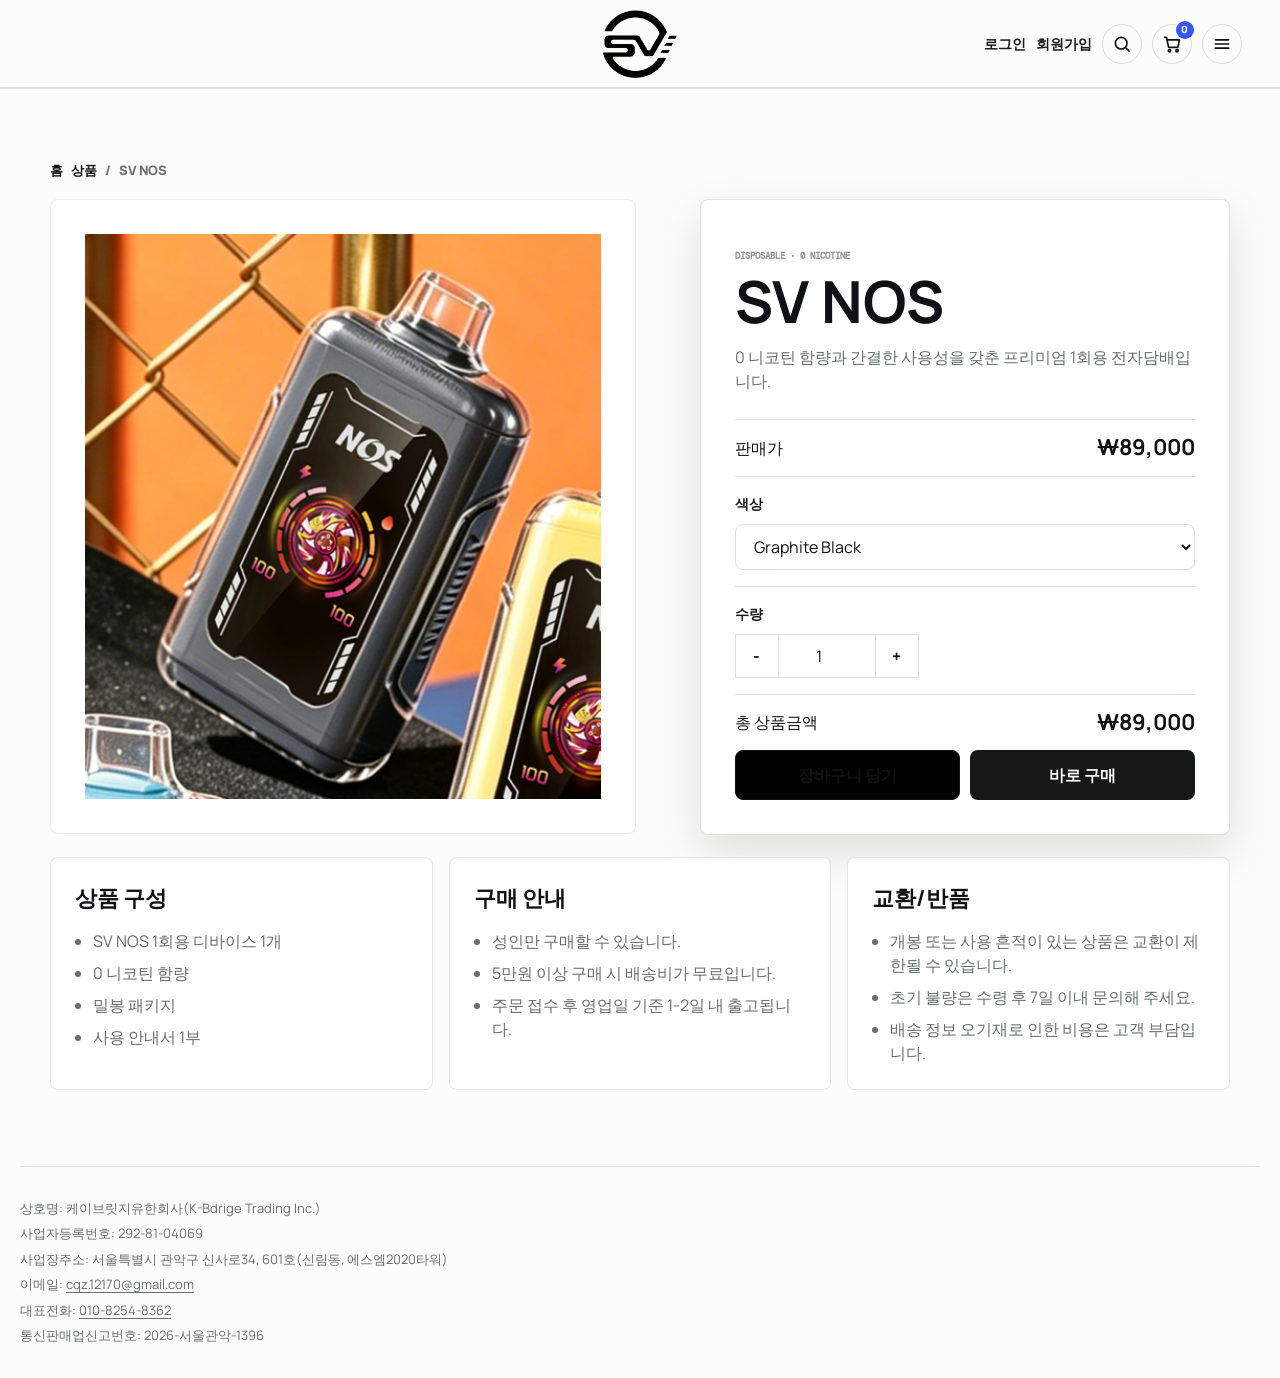
<file: src/main/resources/static/store/html/product-sv-nos.html>
<!doctype html>
<html lang="ko">
  <head>
    <meta charset="utf-8">
    <meta name="viewport" content="width=device-width, initial-scale=1">
    <title>SV NOS | SV Vape Online Store</title>
    <meta name="description" content="0 니코틴 1회용 전자담배 SV NOS 상세 정보, 옵션 선택, 장바구니 담기 및 바로 구매 페이지.">
    <link rel="stylesheet" href="../css/styles.css">
  </head>
  <body>
    <a class="skip-link" href="#main">본문 바로가기</a>

    <header class="site-header">
      <nav class="store-nav" aria-label="상단 메뉴">
        <a class="brand-logo" href="home.html" aria-label="SV Vape 홈">
          <img src="../image/LOGO_PNG.png" alt="SV Vape">
        </a>

        <div class="nav-actions" aria-label="회원 및 쇼핑 메뉴">
          <a class="account-link" href="login.html" data-auth-link>로그인</a>
          <a class="account-link" href="signup.html" data-signup-link>회원가입</a>
          <button class="link-button" type="button" data-logout hidden>로그아웃</button>
          <button class="icon-button" type="button" aria-label="검색 열기" data-search-toggle>
            <svg viewBox="0 0 24 24" aria-hidden="true">
              <circle cx="11" cy="11" r="7"></circle>
              <path d="m16.5 16.5 4 4"></path>
            </svg>
          </button>
          <button class="icon-button cart-button" type="button" aria-label="장바구니" data-cart-open>
            <svg viewBox="0 0 24 24" aria-hidden="true">
              <path d="M6 7h15l-2 9H8L6 7Z"></path>
              <path d="M6 7 5.4 4H3"></path>
              <circle cx="9" cy="20" r="1.4"></circle>
              <circle cx="18" cy="20" r="1.4"></circle>
            </svg>
            <span class="cart-count" data-cart-count>0</span>
          </button>
          <button class="icon-button menu-button" type="button" aria-expanded="false" aria-controls="mobile-menu" aria-label="메뉴 펼치기" data-menu-toggle>
            <svg viewBox="0 0 24 24" aria-hidden="true">
              <path d="M4 7h16"></path>
              <path d="M4 12h16"></path>
              <path d="M4 17h16"></path>
            </svg>
          </button>
        </div>
      </nav>

      <form class="search-bar" data-search-bar data-search-form>
        <label class="sr-only" for="store-search">상품 검색</label>
        <input id="store-search" type="search" placeholder="SV NOS, 0 니코틴 검색">
        <button type="submit">검색</button>
      </form>

      <div class="mobile-menu" id="mobile-menu" data-mobile-menu>
        <a href="login.html" data-auth-link>로그인</a>
        <a href="signup.html" data-signup-link>회원가입</a>
        <button type="button" data-cart-open>장바구니</button>
        <a href="account.html" data-account-link hidden>마이페이지</a>
        <button type="button" data-logout hidden>로그아웃</button>
      </div>
    </header>

    <main class="product-detail-main" id="main">
      <nav class="breadcrumb" aria-label="현재 위치">
        <a href="home.html">홈</a>
        <a href="home.html#featured">상품</a>
        <span>SV NOS</span>
      </nav>

      <section class="product-detail" aria-labelledby="product-title">
        <div class="product-detail-media">
          <img src="../product_img/product_NOS_Black.png" alt="SV NOS Black 제품 이미지">
        </div>

        <div class="purchase-panel" data-product-detail data-product-id="sv-nos-black" data-product-price="89000">
          <p class="product-type">Disposable · 0 Nicotine</p>
          <h1 id="product-title">SV NOS</h1>
          <p class="detail-summary">0 니코틴 함량과 간결한 사용성을 갖춘 프리미엄 1회용 전자담배입니다.</p>

          <div class="price-row">
            <span>판매가</span>
            <strong>₩89,000</strong>
          </div>

          <label class="option-field">
            <span>색상</span>
            <select name="color" data-product-option>
              <option value="Graphite Black">Graphite Black</option>
              <option value="Clean White">Clean White</option>
              <option value="Silver Gray">Silver Gray</option>
            </select>
          </label>

          <div class="quantity-field" aria-label="수량 선택">
            <span>수량</span>
            <div class="quantity-control">
              <button type="button" aria-label="수량 감소" data-quantity-step="-1">-</button>
              <input type="number" min="1" max="10" value="1" inputmode="numeric" data-product-quantity>
              <button type="button" aria-label="수량 증가" data-quantity-step="1">+</button>
            </div>
          </div>

          <div class="total-row">
            <span>총 상품금액</span>
            <strong data-product-total>₩89,000</strong>
          </div>

          <div class="purchase-actions">
            <button class="secondary-button" type="button" data-cart-add>장바구니 담기</button>
            <button class="submit-button" type="button" data-buy-now>바로 구매</button>
          </div>

          <div class="form-status" data-purchase-status role="status" aria-live="polite"></div>
        </div>
      </section>

      <section class="detail-info" aria-label="상품 상세 정보">
        <div>
          <h2>상품 구성</h2>
          <ul>
            <li>SV NOS 1회용 디바이스 1개</li>
            <li>0 니코틴 함량</li>
            <li>밀봉 패키지</li>
            <li>사용 안내서 1부</li>
          </ul>
        </div>
        <div>
          <h2>구매 안내</h2>
          <ul>
            <li>성인만 구매할 수 있습니다.</li>
            <li>5만원 이상 구매 시 배송비가 무료입니다.</li>
            <li>주문 접수 후 영업일 기준 1-2일 내 출고됩니다.</li>
          </ul>
        </div>
        <div>
          <h2>교환/반품</h2>
          <ul>
            <li>개봉 또는 사용 흔적이 있는 상품은 교환이 제한될 수 있습니다.</li>
            <li>초기 불량은 수령 후 7일 이내 문의해 주세요.</li>
            <li>배송 정보 오기재로 인한 비용은 고객 부담입니다.</li>
          </ul>
        </div>
      </section>
    </main>

    <footer class="footer">
      <address class="business-info">
        <span>상호명: 케이브릿지유한회사(K-Bdrige Trading Inc.)</span>
        <span>사업자등록번호: 292-81-04069</span>
        <span>사업장주소: 서울특별시 관악구 신사로34, 601호(신림동, 에스엠2020타워)</span>
        <span>이메일: <a href="mailto:cqz.12170@gmail.com">cqz.12170@gmail.com</a></span>
        <span>대표전화: <a href="tel:010-8254-8362">010-8254-8362</a></span>
        <span>통신판매업신고번호: 2026-서울관악-1396</span>
      </address>
    </footer>

    <script src="../js/script.js"></script>
    <script src="../js/product.js"></script>
  </body>
</html>
</file>
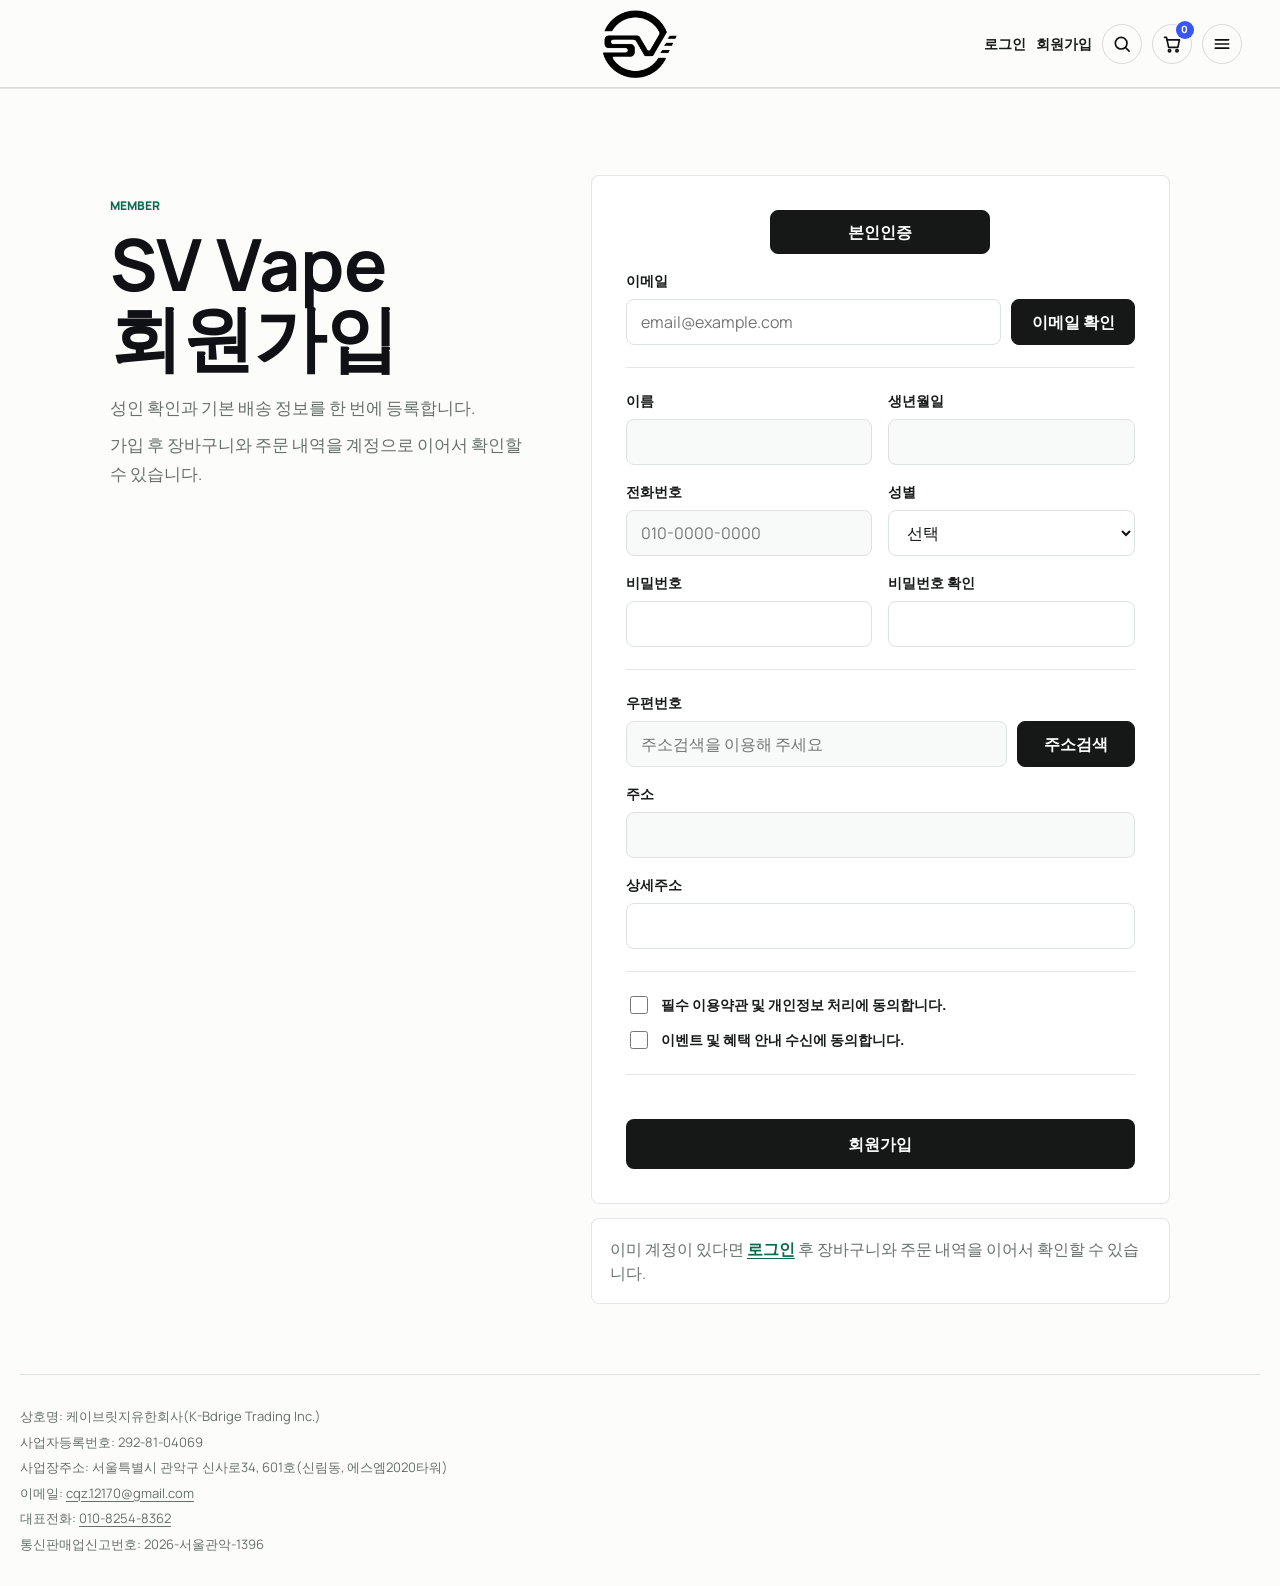
<file: src/main/resources/static/store/html/signup.html>
<!doctype html>
<html lang="ko">
  <head>
    <meta charset="utf-8">
    <meta name="viewport" content="width=device-width, initial-scale=1">
    <title>회원가입 | SV Vape Online Store</title>
    <meta name="description" content="SV Vape 온라인 스토어 회원가입 페이지.">
    <link rel="stylesheet" href="../css/styles.css?v=signup-20260817-3">
  </head>
  <body>
    <a class="skip-link" href="#main">본문 바로가기</a>

    <header class="site-header">
      <nav class="store-nav" aria-label="상단 메뉴">
        <a class="brand-logo" href="home.html" aria-label="SV Vape 홈">
          <img src="../image/LOGO_PNG.png" alt="SV Vape">
        </a>

        <div class="nav-actions" aria-label="회원 및 쇼핑 메뉴">
          <a class="account-link" href="login.html" data-auth-link>로그인</a>
          <a class="account-link" href="signup.html" data-signup-link aria-current="page">회원가입</a>
          <button class="link-button" type="button" data-logout hidden>로그아웃</button>
          <button class="icon-button" type="button" aria-label="검색 열기" data-search-toggle>
            <svg viewBox="0 0 24 24" aria-hidden="true">
              <circle cx="11" cy="11" r="7"></circle>
              <path d="m16.5 16.5 4 4"></path>
            </svg>
          </button>
          <button class="icon-button cart-button" type="button" aria-label="장바구니" data-cart-open>
            <svg viewBox="0 0 24 24" aria-hidden="true">
              <path d="M6 7h15l-2 9H8L6 7Z"></path>
              <path d="M6 7 5.4 4H3"></path>
              <circle cx="9" cy="20" r="1.4"></circle>
              <circle cx="18" cy="20" r="1.4"></circle>
            </svg>
            <span class="cart-count" data-cart-count>0</span>
          </button>
          <button class="icon-button menu-button" type="button" aria-expanded="false" aria-controls="mobile-menu" aria-label="메뉴 펼치기" data-menu-toggle>
            <svg viewBox="0 0 24 24" aria-hidden="true">
              <path d="M4 7h16"></path>
              <path d="M4 12h16"></path>
              <path d="M4 17h16"></path>
            </svg>
          </button>
        </div>
      </nav>

      <form class="search-bar" data-search-bar data-search-form>
        <label class="sr-only" for="store-search">상품 검색</label>
        <input id="store-search" type="search" placeholder="SV NOS, 0 니코틴 검색">
        <button type="submit">검색</button>
      </form>

      <div class="mobile-menu" id="mobile-menu" data-mobile-menu>
        <a href="login.html" data-auth-link>로그인</a>
        <a href="signup.html" data-signup-link aria-current="page">회원가입</a>
        <button type="button" data-cart-open>장바구니</button>
        <a href="account.html" data-account-link hidden>마이페이지</a>
        <button type="button" data-logout hidden>로그아웃</button>
      </div>
    </header>

    <main class="auth-main" id="main">
      <section class="auth-layout" aria-labelledby="signup-title">
        <div class="auth-intro">
          <p>Member</p>
          <h1 id="signup-title">SV Vape 회원가입</h1>
          <div class="auth-copy">
            <span>성인 확인과 기본 배송 정보를 한 번에 등록합니다.</span>
            <span>가입 후 장바구니와 주문 내역을 계정으로 이어서 확인할 수 있습니다.</span>
          </div>
        </div>

        <div>
          <form class="auth-form" data-signup-form novalidate>
            <div class="form-section signup-top-section">
              <div class="signup-verification">
                <button class="outline-button signup-verification-button" type="button" data-identity-verify>본인인증</button>
              </div>

              <div class="form-field full email-field">
                <label for="signup-email">이메일</label>
                <div class="email-check-row">
                  <input id="signup-email" name="email" type="email" autocomplete="email" placeholder="email@example.com" required data-email-input>
                  <button class="outline-button email-check-button" type="button" data-email-check>이메일 확인</button>
                </div>
                <div class="field-status" data-email-check-status role="status" aria-live="polite"></div>
              </div>
            </div>

            <div class="form-section signup-profile-section">
              <div class="form-grid">
                <label class="form-field">
                  <span>이름</span>
                  <input name="name" type="text" autocomplete="name" readonly required>
                </label>

                <label class="form-field">
                  <span>생년월일</span>
                  <input name="birthDate" type="text" inputmode="numeric" autocomplete="bday" readonly required data-birth-date>
                </label>

                <label class="form-field">
                  <span>전화번호</span>
                  <input name="phone" type="tel" autocomplete="tel" placeholder="010-0000-0000" readonly data-phone-input>
                </label>

                <label class="form-field">
                  <span>성별</span>
                  <select name="gender" required>
                    <option value="" selected disabled>선택</option>
                    <option value="M">남성</option>
                    <option value="F">여성</option>
                  </select>
                </label>

                <label class="form-field">
                  <span>비밀번호</span>
                  <input name="password" type="password" autocomplete="new-password" minlength="8" required>
                </label>

                <label class="form-field">
                  <span>비밀번호 확인</span>
                  <input name="passwordConfirm" type="password" autocomplete="new-password" minlength="8" required>
                </label>
              </div>
            </div>

            <div class="form-section signup-address-section">
              <div class="form-field full postcode-field">
                <label for="signup-postcode">우편번호</label>
                <div class="address-lookup-row">
                  <input id="signup-postcode" name="postcode" type="text" autocomplete="postal-code" placeholder="주소검색을 이용해 주세요" readonly data-postcode>
                  <button class="outline-button address-search-button" type="button" data-address-search>주소검색</button>
                </div>
              </div>

              <label class="form-field full">
                <span>주소</span>
                <input name="addressLine1" type="text" autocomplete="street-address" readonly data-address-line1>
              </label>

              <label class="form-field">
                <span>상세주소</span>
                <input name="addressLine2" type="text" autocomplete="address-line2" data-address-line2>
              </label>
            </div>

            <div class="form-section signup-terms-section">
              <div class="checkbox-list">
                <label class="checkbox-field">
                  <input name="termsAccepted" type="checkbox" required>
                  <span>필수 이용약관 및 개인정보 처리에 동의합니다.</span>
                </label>
                <label class="checkbox-field">
                  <input name="marketingAgreed" type="checkbox">
                  <span>이벤트 및 혜택 안내 수신에 동의합니다.</span>
                </label>
              </div>
            </div>

            <div class="form-status" data-signup-status role="status" aria-live="polite"></div>

            <button class="submit-button" type="submit">회원가입</button>
          </form>

          <div class="auth-note">
            이미 계정이 있다면 <a href="login.html">로그인</a> 후 장바구니와 주문 내역을 이어서 확인할 수 있습니다.
          </div>
        </div>
      </section>
    </main>

    <footer class="footer">
      <address class="business-info">
        <span>상호명: 케이브릿지유한회사(K-Bdrige Trading Inc.)</span>
        <span>사업자등록번호: 292-81-04069</span>
        <span>사업장주소: 서울특별시 관악구 신사로34, 601호(신림동, 에스엠2020타워)</span>
        <span>이메일: <a href="mailto:cqz.12170@gmail.com">cqz.12170@gmail.com</a></span>
        <span>대표전화: <a href="tel:010-8254-8362">010-8254-8362</a></span>
        <span>통신판매업신고번호: 2026-서울관악-1396</span>
      </address>
    </footer>

    <script src="../js/script.js"></script>
    <script src="https://t1.kakaocdn.net/mapjsapi/bundle/postcode/prod/postcode.v2.js"></script>
    <script src="../js/signup.js"></script>
  </body>
</html>
</file>
<file: styles.css>
:root {
  --ink: #171717;
  --muted: #74706a;
  --line: #dedbd6;
  --bg: #f7f5f1;
  --paper: #fffdfa;
  --charcoal: #202326;
  --mint: #8db7aa;
  --coral: #d88672;
  --amber: #c4924c;
  --silver: #c9c9c7;
  --shadow: 0 18px 46px rgba(22, 22, 22, 0.12);
}

* {
  box-sizing: border-box;
}

html {
  scroll-behavior: smooth;
}

body {
  margin: 0;
  color: var(--ink);
  background: var(--bg);
  font-family: -apple-system, BlinkMacSystemFont, "Segoe UI", "Noto Sans KR", sans-serif;
  font-size: 16px;
  line-height: 1.5;
  letter-spacing: 0;
}

body.menu-open {
  overflow: hidden;
}

img,
svg {
  display: block;
}

img {
  max-width: 100%;
}

a {
  color: inherit;
  text-decoration: none;
}

button,
input {
  font: inherit;
}

.sr-only,
.skip-link {
  position: absolute;
  width: 1px;
  height: 1px;
  padding: 0;
  margin: -1px;
  overflow: hidden;
  clip: rect(0, 0, 0, 0);
  white-space: nowrap;
  border: 0;
}

.skip-link:focus {
  position: fixed;
  z-index: 100;
  top: 12px;
  left: 12px;
  width: auto;
  height: auto;
  padding: 10px 14px;
  color: #fff;
  background: #000;
  clip: auto;
  border-radius: 6px;
}

.site-header {
  position: sticky;
  z-index: 40;
  top: 0;
  background: rgba(255, 253, 250, 0.92);
  border-bottom: 1px solid rgba(23, 23, 23, 0.1);
  backdrop-filter: blur(16px);
}

.store-nav {
  position: relative;
  display: flex;
  align-items: center;
  justify-content: flex-end;
  min-height: 78px;
  padding: 0 clamp(16px, 3vw, 44px);
}

.nav-center {
  position: absolute;
  left: 50%;
  display: grid;
  grid-template-columns: auto auto auto;
  align-items: center;
  gap: clamp(24px, 4vw, 52px);
  transform: translateX(-50%);
}

.category-group {
  display: flex;
  align-items: center;
  gap: clamp(20px, 2vw, 34px);
  white-space: nowrap;
  color: #3a3732;
  font-size: 15px;
  font-weight: 600;
}

.category-group.left {
  justify-content: flex-end;
}

.category-group.right {
  justify-content: flex-start;
}

.category-group a,
.account-link {
  transition: color 160ms ease;
}

.category-group a:hover,
.account-link:hover {
  color: var(--coral);
}

.brand-logo {
  display: grid;
  place-items: center;
  width: 72px;
  height: 58px;
}

.brand-logo img {
  width: 56px;
  height: 56px;
  object-fit: contain;
}

.nav-actions {
  display: flex;
  align-items: center;
  gap: 10px;
  margin-left: auto;
}

.account-link {
  color: #514d47;
  font-size: 14px;
  font-weight: 600;
  white-space: nowrap;
}

.nav-actions .account-link:nth-child(2) {
  margin-right: 12px;
}

.icon-button {
  position: relative;
  display: grid;
  place-items: center;
  width: 40px;
  height: 40px;
  padding: 0;
  color: var(--ink);
  background: transparent;
  border: 1px solid rgba(23, 23, 23, 0.12);
  border-radius: 50%;
  cursor: pointer;
  transition: background 160ms ease, transform 160ms ease, border-color 160ms ease;
}

.icon-button:hover {
  background: #fff;
  border-color: rgba(23, 23, 23, 0.24);
  transform: translateY(-1px);
}

.icon-button svg {
  width: 20px;
  height: 20px;
  fill: none;
  stroke: currentColor;
  stroke-linecap: round;
  stroke-linejoin: round;
  stroke-width: 2;
}

.cart-count {
  position: absolute;
  right: -3px;
  top: -4px;
  display: grid;
  place-items: center;
  min-width: 17px;
  height: 17px;
  padding: 0 4px;
  color: #fff;
  background: var(--coral);
  border-radius: 999px;
  font-size: 10px;
  font-weight: 700;
}

.search-bar {
  display: none;
  align-items: center;
  gap: 8px;
  padding: 0 clamp(16px, 3vw, 44px) 16px;
  background: rgba(255, 253, 250, 0.96);
}

.search-bar.is-open {
  display: flex;
}

.search-bar input {
  flex: 1;
  min-width: 0;
  height: 44px;
  padding: 0 14px;
  color: var(--ink);
  background: #fff;
  border: 1px solid var(--line);
  border-radius: 8px;
}

.search-bar button,
.product-bottom button {
  height: 40px;
  padding: 0 16px;
  color: #fff;
  background: var(--charcoal);
  border: 0;
  border-radius: 8px;
  cursor: pointer;
  font-weight: 700;
}

.mobile-menu {
  display: none;
}

.hero-slider {
  position: relative;
  width: 100%;
  height: clamp(460px, 68vh, 760px);
  overflow: hidden;
  background: #eee8df;
}

.slide {
  position: absolute;
  inset: 0;
  opacity: 0;
  visibility: hidden;
  transition: opacity 420ms ease, visibility 420ms ease;
}

.slide.active {
  opacity: 1;
  visibility: visible;
}

.slide::after {
  content: "";
  position: absolute;
  inset: 0;
  background: linear-gradient(90deg, rgba(0, 0, 0, 0.42), rgba(0, 0, 0, 0.05) 56%, rgba(0, 0, 0, 0.16));
  pointer-events: none;
}

.slide img {
  width: 100%;
  height: 100%;
  object-fit: cover;
}

.slide:nth-child(3) img {
  object-position: center 65%;
}

.slide-copy {
  position: absolute;
  z-index: 2;
  left: clamp(26px, 8vw, 128px);
  top: 50%;
  width: min(520px, calc(100% - 96px));
  color: #fff;
  transform: translateY(-50%);
}

.slide-copy.light {
  color: #fff;
}

.slide-copy.dark {
  color: #fff;
}

.slide-copy p {
  margin: 0 0 12px;
  font-size: 13px;
  font-weight: 800;
  text-transform: uppercase;
}

.slide-copy h1 {
  margin: 0;
  font-size: clamp(36px, 5vw, 68px);
  line-height: 1.05;
  letter-spacing: 0;
}

.shop-link {
  display: inline-flex;
  align-items: center;
  justify-content: center;
  min-height: 44px;
  margin-top: 24px;
  padding: 0 18px;
  color: #fff;
  background: var(--coral);
  border-radius: 8px;
  font-weight: 800;
}

.slider-arrow {
  position: absolute;
  z-index: 3;
  top: 50%;
  display: grid;
  place-items: center;
  width: 48px;
  height: 64px;
  padding: 0;
  color: #fff;
  background: rgba(23, 23, 23, 0.45);
  border: 1px solid rgba(255, 255, 255, 0.28);
  border-radius: 8px;
  cursor: pointer;
  transform: translateY(-50%);
  transition: background 160ms ease, transform 160ms ease;
}

.slider-arrow:hover {
  background: rgba(23, 23, 23, 0.68);
  transform: translateY(-50%) scale(1.02);
}

.slider-arrow svg {
  width: 28px;
  height: 28px;
  fill: none;
  stroke: currentColor;
  stroke-linecap: round;
  stroke-linejoin: round;
  stroke-width: 2.2;
}

.slider-arrow.prev {
  left: 22px;
}

.slider-arrow.next {
  right: 22px;
}

.slider-dots {
  position: absolute;
  z-index: 3;
  left: 50%;
  bottom: 22px;
  display: flex;
  gap: 8px;
  transform: translateX(-50%);
}

.slider-dots button {
  width: 34px;
  height: 4px;
  padding: 0;
  background: rgba(255, 255, 255, 0.56);
  border: 0;
  border-radius: 999px;
  cursor: pointer;
}

.slider-dots button.active {
  background: #fff;
}

.quick-category {
  display: grid;
  grid-template-columns: repeat(4, minmax(0, 1fr));
  width: min(1180px, calc(100% - 40px));
  margin: 34px auto 0;
  gap: 12px;
}

.quick-category a {
  min-height: 116px;
  padding: 22px;
  background: var(--paper);
  border: 1px solid rgba(23, 23, 23, 0.08);
  border-radius: 8px;
  box-shadow: 0 12px 28px rgba(23, 23, 23, 0.06);
}

.quick-category span,
.section-head p,
.store-band p,
.product-type {
  display: block;
  margin: 0 0 8px;
  color: var(--coral);
  font-size: 12px;
  font-weight: 800;
  text-transform: uppercase;
}

.quick-category strong {
  font-size: 22px;
}

.store-section {
  width: min(1180px, calc(100% - 40px));
  margin: 0 auto;
  padding: 88px 0;
}

.section-head {
  display: flex;
  align-items: end;
  justify-content: space-between;
  gap: 20px;
  margin-bottom: 26px;
}

.section-head h2,
.store-band h2 {
  margin: 0;
  font-size: clamp(30px, 4vw, 44px);
  line-height: 1.12;
}

.product-grid {
  display: grid;
  grid-template-columns: repeat(4, minmax(0, 1fr));
  gap: 14px;
}

.product-card {
  min-height: 390px;
  padding: 18px;
  background: var(--paper);
  border: 1px solid rgba(23, 23, 23, 0.08);
  border-radius: 8px;
  box-shadow: 0 12px 34px rgba(23, 23, 23, 0.08);
}

.product-visual {
  position: relative;
  height: 170px;
  overflow: hidden;
  background: #eee8df;
  border-radius: 8px;
}

.product-visual::before {
  content: "";
  position: absolute;
  left: 50%;
  top: 50%;
  width: 52px;
  height: 132px;
  background: linear-gradient(90deg, rgba(255, 255, 255, 0.42), rgba(255, 255, 255, 0.05) 24%, rgba(0, 0, 0, 0.14) 82%);
  border: 1px solid rgba(255, 255, 255, 0.42);
  border-radius: 18px;
  box-shadow: 0 18px 34px rgba(0, 0, 0, 0.18);
  transform: translate(-50%, -50%);
}

.product-visual::after {
  content: "";
  position: absolute;
  left: 50%;
  top: 28px;
  width: 38px;
  height: 30px;
  background: rgba(18, 18, 18, 0.86);
  border-radius: 14px 14px 10px 10px;
  transform: translateX(-50%);
}

.product-visual.graphite {
  background: linear-gradient(135deg, #ddd6cc, #373c3f);
}

.product-visual.mint {
  background: linear-gradient(135deg, #e6f2ec, #7aaea1);
}

.product-visual.coral {
  background: linear-gradient(135deg, #f4d4c9, #d88672);
}

.product-visual.silver {
  background: linear-gradient(135deg, #f3f1ec, #b8b8b6);
}

.product-card h3 {
  margin: 0;
  font-size: 22px;
}

.product-desc {
  min-height: 48px;
  margin: 10px 0 18px;
  color: var(--muted);
}

.product-bottom {
  display: flex;
  align-items: center;
  justify-content: space-between;
  gap: 12px;
}

.product-bottom strong {
  font-size: 18px;
}

.store-band {
  display: flex;
  align-items: center;
  justify-content: space-between;
  gap: 28px;
  margin: 0 auto 76px;
  width: min(1180px, calc(100% - 40px));
  padding: 34px;
  color: #fff;
  background: var(--charcoal);
  border-radius: 8px;
}

.store-band span {
  max-width: 420px;
  color: rgba(255, 255, 255, 0.76);
}

.footer {
  display: flex;
  justify-content: space-between;
  gap: 20px;
  width: min(1180px, calc(100% - 40px));
  margin: 0 auto;
  padding: 28px 0;
  color: var(--muted);
  border-top: 1px solid var(--line);
  font-size: 13px;
}

.footer p {
  margin: 0;
}

button:focus-visible,
a:focus-visible,
input:focus-visible {
  outline: 3px solid rgba(216, 134, 114, 0.38);
  outline-offset: 3px;
}

@media (max-width: 1180px) {
  .nav-center {
    left: clamp(24px, 37vw, 420px);
    transform: translateX(-42%);
  }
}

@media (max-width: 980px) {
  .store-nav {
    min-height: 68px;
  }

  .nav-center {
    left: 50%;
    grid-template-columns: auto;
    transform: translateX(-50%);
  }

  .category-group {
    display: none;
  }

  .brand-logo {
    width: 58px;
    height: 52px;
  }

  .brand-logo img {
    width: 50px;
    height: 50px;
  }

  .account-link {
    display: none;
  }

  .nav-actions .account-link:nth-child(2) {
    margin-right: 0;
  }

  .mobile-menu.is-open {
    position: fixed;
    inset: 68px 0 auto;
    z-index: 30;
    display: grid;
    gap: 0;
    padding: 10px 24px 22px;
    background: rgba(255, 253, 250, 0.98);
    border-bottom: 1px solid var(--line);
    box-shadow: var(--shadow);
  }

  .mobile-menu a {
    padding: 15px 0;
    border-bottom: 1px solid rgba(23, 23, 23, 0.08);
    font-weight: 700;
  }

  .hero-slider {
    height: clamp(420px, 62vh, 640px);
  }

  .slide-copy {
    width: min(460px, calc(100% - 88px));
  }

  .quick-category,
  .product-grid {
    grid-template-columns: repeat(2, minmax(0, 1fr));
  }
}

@media (max-width: 640px) {
  .store-nav {
    padding: 0 12px;
  }

  .brand-logo img {
    width: 44px;
    height: 44px;
  }

  .icon-button {
    width: 36px;
    height: 36px;
  }

  .hero-slider {
    height: 480px;
  }

  .slide-copy {
    left: 22px;
    top: auto;
    bottom: 72px;
    width: calc(100% - 44px);
    transform: none;
  }

  .slide-copy h1 {
    font-size: 34px;
  }

  .slider-arrow {
    width: 40px;
    height: 52px;
  }

  .slider-arrow.prev {
    left: 10px;
  }

  .slider-arrow.next {
    right: 10px;
  }

  .quick-category,
  .product-grid {
    grid-template-columns: 1fr;
  }

  .quick-category,
  .store-section,
  .store-band,
  .footer {
    width: calc(100% - 28px);
  }

  .store-section {
    padding: 64px 0;
  }

  .store-band,
  .footer {
    flex-direction: column;
    align-items: flex-start;
  }
}
</file>
<file: src/main/resources/static/store/css/styles.css>
@import url("https://fonts.googleapis.com/css2?family=DM+Mono:wght@400;500&family=Manrope:wght@400;500;600;700;800&display=swap");

:root {
  --ink: #101211;
  --muted: #66706c;
  --line: #dce3df;
  --bg: #f5f7f3;
  --paper: #ffffff;
  --charcoal: #151817;
  --accent: #159466;
  --accent-dark: #0b6b50;
  --accent-soft: #e8f5ee;
  --warning: #f2b544;
  --danger: #a83232;
  --shadow: 0 18px 46px rgba(15, 23, 20, 0.12);
}

* {
  box-sizing: border-box;
}

html {
  scroll-behavior: smooth;
}

body {
  margin: 0;
  color: var(--ink);
  background: var(--bg);
  font-family: -apple-system, BlinkMacSystemFont, "Segoe UI", "Noto Sans KR", sans-serif;
  font-size: 16px;
  line-height: 1.5;
  letter-spacing: 0;
}

body.order-lookup-open {
  overflow: hidden;
}

img,
svg {
  display: block;
}

img {
  max-width: 100%;
}

a {
  color: inherit;
  text-decoration: none;
}

button,
input,
select,
textarea {
  font: inherit;
}

button {
  cursor: pointer;
}

.sr-only,
.skip-link {
  position: absolute;
  width: 1px;
  height: 1px;
  padding: 0;
  margin: -1px;
  overflow: hidden;
  clip: rect(0, 0, 0, 0);
  white-space: nowrap;
  border: 0;
}

.skip-link:focus {
  position: fixed;
  z-index: 100;
  top: 12px;
  left: 12px;
  width: auto;
  height: auto;
  padding: 10px 14px;
  color: #fff;
  background: #000;
  clip: auto;
  border-radius: 6px;
}

.site-header {
  position: sticky;
  z-index: 40;
  top: 0;
  background: rgba(255, 255, 255, 0.94);
  border-bottom: 1px solid rgba(16, 18, 17, 0.1);
  backdrop-filter: blur(16px);
}

.store-nav {
  position: relative;
  display: flex;
  align-items: center;
  justify-content: flex-end;
  min-height: 88px;
  padding: 0 clamp(16px, 3vw, 44px);
}

.brand-logo {
  position: absolute;
  left: 50%;
  top: 50%;
  display: grid;
  place-items: center;
  transform: translate(-50%, -50%);
}

.brand-logo img {
  width: 68px;
  height: 68px;
  object-fit: contain;
}

.brand-logo span {
  display: none;
}

.primary-links {
  display: none;
  align-items: center;
  justify-content: center;
  gap: clamp(14px, 2.4vw, 34px);
  color: #222725;
  font-size: 14px;
  font-weight: 800;
}

.primary-links a,
.account-link {
  transition: color 160ms ease;
}

.primary-links a:hover,
.account-link:hover {
  color: var(--accent-dark);
}

.nav-actions {
  display: flex;
  align-items: center;
  justify-content: flex-end;
  gap: 10px;
  min-width: max-content;
  margin-left: auto;
}

.account-link,
.link-button {
  color: #171b19;
  background: transparent;
  border: 0;
  font-size: 14px;
  font-weight: 800;
  white-space: nowrap;
}

.link-button {
  padding: 0;
}

.icon-button {
  position: relative;
  display: grid;
  place-items: center;
  width: 40px;
  height: 40px;
  padding: 0;
  color: var(--ink);
  background: #fff;
  border: 1px solid rgba(16, 18, 17, 0.18);
  border-radius: 50%;
  transition: background 160ms ease, transform 160ms ease, border-color 160ms ease;
}

.icon-button:hover {
  background: var(--accent-soft);
  border-color: rgba(21, 148, 102, 0.45);
  transform: translateY(-1px);
}

.icon-button svg {
  width: 20px;
  height: 20px;
  fill: none;
  stroke: currentColor;
  stroke-linecap: round;
  stroke-linejoin: round;
  stroke-width: 2;
}

.cart-count {
  position: absolute;
  right: -3px;
  top: -4px;
  display: grid;
  place-items: center;
  min-width: 18px;
  height: 18px;
  padding: 0 5px;
  color: #fff;
  background: var(--accent-dark);
  border-radius: 999px;
  font-size: 10px;
  font-weight: 900;
}

.menu-button {
  display: none;
}

.search-bar {
  display: none;
  grid-template-columns: minmax(0, 1fr) auto;
  align-items: center;
  gap: 8px;
  padding: 0 clamp(16px, 3vw, 44px) 16px;
  background: rgba(255, 255, 255, 0.96);
}

.search-bar.is-open {
  display: grid;
}

.search-bar input,
.form-field input,
.form-field select,
.form-field textarea,
.option-field select {
  width: 100%;
  min-width: 0;
  color: var(--ink);
  background: #fff;
  border: 1px solid var(--line);
  border-radius: 8px;
}

.search-bar input,
.form-field input,
.form-field select,
.option-field select {
  height: 46px;
  padding: 0 14px;
}

.form-field textarea {
  min-height: 92px;
  padding: 12px 14px;
  resize: vertical;
}

.search-bar button,
.shop-link,
.product-detail-link,
.secondary-button,
.submit-button,
.outline-button,
.mini-button,
.category-filters button,
.checkout-button {
  display: inline-flex;
  align-items: center;
  justify-content: center;
  border-radius: 8px;
  font-weight: 900;
  text-align: center;
}

.search-bar button,
.shop-link,
.product-detail-link,
.submit-button,
.checkout-button {
  color: #fff;
  background: var(--charcoal);
  border: 0;
}

.search-bar button {
  height: 46px;
  padding: 0 18px;
}

.mobile-menu {
  display: none;
}

.hero-slider {
  position: relative;
  width: 100%;
  height: clamp(520px, 72vh, 760px);
  min-height: 520px;
  overflow: hidden;
  background: #e7ece8;
}

.slide {
  position: absolute;
  inset: 0;
  opacity: 0;
  visibility: hidden;
  transition: opacity 420ms ease, visibility 420ms ease;
}

.slide.active {
  opacity: 1;
  visibility: visible;
}

.slide::after {
  content: "";
  position: absolute;
  inset: 0;
  background: linear-gradient(90deg, rgba(12, 16, 15, 0.72), rgba(12, 16, 15, 0.28) 58%, rgba(12, 16, 15, 0.38));
  pointer-events: none;
}

.slide img {
  width: 100%;
  height: 100%;
  object-fit: cover;
}

.slide:nth-child(3) img {
  object-position: center 65%;
}

.slide-copy {
  position: absolute;
  z-index: 2;
  left: clamp(26px, 8vw, 128px);
  top: 50%;
  width: min(580px, calc(100% - 96px));
  color: #fff;
  transform: translateY(-50%);
}

.eyebrow,
.slide-copy p,
.section-head p,
.product-type,
.store-kicker {
  display: block;
  margin: 0 0 8px;
  color: inherit;
  font-size: 12px;
  font-weight: 900;
  letter-spacing: 0;
  text-transform: uppercase;
}

.slide-copy h1 {
  margin: 0;
  font-size: clamp(38px, 5.4vw, 74px);
  line-height: 1.04;
  letter-spacing: 0;
}

.slide-copy span {
  display: block;
  max-width: 520px;
  margin-top: 18px;
  color: rgba(255, 255, 255, 0.84);
  font-size: clamp(16px, 1.6vw, 20px);
}

.shop-link {
  min-height: 46px;
  margin-top: 26px;
  padding: 0 20px;
  color: var(--ink);
  background: #fff;
}

.hero-stats {
  position: absolute;
  z-index: 3;
  left: clamp(20px, 8vw, 128px);
  bottom: 30px;
  display: grid;
  grid-template-columns: repeat(3, minmax(96px, 1fr));
  gap: 10px;
  width: min(560px, calc(100% - 40px));
}

.hero-stat {
  min-height: 74px;
  padding: 12px 14px;
  color: #fff;
  background: rgba(255, 255, 255, 0.12);
  border: 1px solid rgba(255, 255, 255, 0.26);
  border-radius: 8px;
  backdrop-filter: blur(12px);
}

.hero-stat strong,
.summary-line strong,
.price-row strong,
.total-row strong {
  display: block;
  font-size: 22px;
  line-height: 1.15;
}

.hero-stat span {
  display: block;
  margin-top: 4px;
  color: rgba(255, 255, 255, 0.72);
  font-size: 12px;
  font-weight: 700;
}

.slider-arrow {
  position: absolute;
  z-index: 3;
  top: 50%;
  display: grid;
  place-items: center;
  width: 48px;
  height: 64px;
  padding: 0;
  color: #fff;
  background: rgba(21, 24, 23, 0.48);
  border: 1px solid rgba(255, 255, 255, 0.28);
  border-radius: 8px;
  transform: translateY(-50%);
  transition: background 160ms ease, transform 160ms ease;
}

.slider-arrow:hover {
  background: rgba(21, 24, 23, 0.7);
  transform: translateY(-50%) scale(1.02);
}

.slider-arrow svg {
  width: 28px;
  height: 28px;
  fill: none;
  stroke: currentColor;
  stroke-linecap: round;
  stroke-linejoin: round;
  stroke-width: 2.2;
}

.slider-arrow.prev {
  left: 22px;
}

.slider-arrow.next {
  right: 22px;
}

.slider-dots {
  position: absolute;
  z-index: 3;
  left: 50%;
  bottom: 28px;
  display: flex;
  gap: 8px;
  transform: translateX(-50%);
}

.slider-dots button {
  width: 34px;
  height: 4px;
  padding: 0;
  background: rgba(255, 255, 255, 0.54);
  border: 0;
  border-radius: 999px;
}

.slider-dots button.active {
  background: #fff;
}

.store-section,
.wide-section,
.footer {
  width: min(1180px, calc(100% - 40px));
  margin: 0 auto;
}

.store-section {
  padding: 84px 0;
}

.wide-section {
  padding: 48px 0;
}

.section-head {
  display: flex;
  align-items: end;
  justify-content: space-between;
  gap: 20px;
  margin-bottom: 26px;
}

.section-head h2,
.store-band h2,
.auth-intro h1,
.page-title h1 {
  margin: 0;
  font-size: clamp(30px, 4vw, 48px);
  line-height: 1.12;
  letter-spacing: 0;
}

.section-head span,
.page-title span,
.auth-intro span {
  display: block;
  max-width: 580px;
  color: var(--muted);
}

.category-filters {
  display: flex;
  flex-wrap: wrap;
  gap: 8px;
  margin-bottom: 22px;
}

.category-filters button {
  min-height: 40px;
  padding: 0 14px;
  color: #2c3632;
  background: #fff;
  border: 1px solid var(--line);
}

.category-filters button.is-active {
  color: #fff;
  background: var(--accent-dark);
  border-color: var(--accent-dark);
}

.product-grid {
  display: grid;
  grid-template-columns: repeat(4, minmax(0, 1fr));
  gap: 14px;
}

.product-card {
  display: grid;
  min-height: 416px;
  padding: 16px;
  background: var(--paper);
  border: 1px solid rgba(16, 18, 17, 0.1);
  border-radius: 8px;
  box-shadow: 0 12px 34px rgba(15, 23, 20, 0.08);
}

.product-card.primary-product {
  border-color: rgba(21, 148, 102, 0.4);
}

.product-card-image {
  display: grid;
  place-items: center;
  height: 220px;
  overflow: hidden;
  background: #fff;
  border-radius: 8px;
}

.product-card-image img {
  width: 100%;
  height: 100%;
  object-fit: contain;
}

.product-visual {
  position: relative;
  width: 100%;
  height: 100%;
  overflow: hidden;
  background: #e9efec;
  border-radius: 8px;
}

.product-visual::before {
  content: "";
  position: absolute;
  left: 50%;
  top: 50%;
  width: 52px;
  height: 138px;
  background: linear-gradient(90deg, rgba(255, 255, 255, 0.58), rgba(255, 255, 255, 0.08) 28%, rgba(0, 0, 0, 0.18) 82%);
  border: 1px solid rgba(255, 255, 255, 0.5);
  border-radius: 18px;
  box-shadow: 0 18px 34px rgba(0, 0, 0, 0.16);
  transform: translate(-50%, -50%);
}

.product-visual::after {
  content: "";
  position: absolute;
  left: 50%;
  top: 35px;
  width: 38px;
  height: 30px;
  background: rgba(18, 18, 18, 0.86);
  border-radius: 14px 14px 10px 10px;
  transform: translateX(-50%);
}

.product-visual.mint {
  background: linear-gradient(135deg, #effbf4, #4bbd8d);
}

.product-visual.amber {
  background: linear-gradient(135deg, #fff7e4, #f2b544);
}

.product-visual.graphite {
  background: linear-gradient(135deg, #f1f3f2, #202423);
}

.product-visual.silver {
  background: linear-gradient(135deg, #ffffff, #b8c2bd);
}

.product-card h3 {
  margin: 10px 0 0;
  font-size: 21px;
  line-height: 1.2;
}

.product-type {
  margin-top: 16px;
  color: var(--accent-dark);
}

.product-desc {
  min-height: 48px;
  margin: 10px 0 18px;
  color: var(--muted);
}

.product-bottom {
  display: flex;
  align-items: center;
  justify-content: space-between;
  gap: 12px;
  margin-top: auto;
}

.product-bottom strong {
  font-size: 18px;
}

.product-actions {
  display: flex;
  gap: 8px;
}

.product-detail-link,
.mini-button {
  min-height: 38px;
  padding: 0 12px;
  font-size: 13px;
}

.mini-button {
  color: var(--ink);
  background: var(--accent-soft);
  border: 1px solid rgba(21, 148, 102, 0.28);
}

.product-empty {
  display: none;
  padding: 28px;
  color: var(--muted);
  background: #fff;
  border: 1px solid var(--line);
  border-radius: 8px;
  text-align: center;
}

.product-empty.is-visible {
  display: block;
}

.benefit-grid,
.process-grid,
.account-grid {
  display: grid;
  grid-template-columns: repeat(3, minmax(0, 1fr));
  gap: 14px;
}

.benefit-card,
.process-card,
.account-card,
.detail-info > div,
.summary-panel,
.cart-item,
.checkout-form,
.auth-form,
.auth-note,
.order-card {
  background: var(--paper);
  border: 1px solid rgba(16, 18, 17, 0.1);
  border-radius: 8px;
  box-shadow: 0 12px 34px rgba(15, 23, 20, 0.07);
}

.benefit-card,
.process-card,
.account-card {
  min-height: 150px;
  padding: 22px;
}

.benefit-card strong,
.process-card strong,
.account-card strong {
  display: block;
  margin-bottom: 8px;
  font-size: 20px;
}

.benefit-card span,
.process-card span,
.account-card span {
  color: var(--muted);
}

.store-band {
  display: flex;
  align-items: center;
  justify-content: space-between;
  gap: 28px;
  margin: 0 auto 76px;
  width: min(1180px, calc(100% - 40px));
  padding: 34px;
  color: #fff;
  background: linear-gradient(135deg, #151817, #0b6b50);
  border-radius: 8px;
}

.store-band span {
  max-width: 520px;
  color: rgba(255, 255, 255, 0.78);
}

.breadcrumb {
  display: flex;
  gap: 8px;
  width: min(1180px, calc(100% - 40px));
  margin: 0 auto 18px;
  color: var(--muted);
  font-size: 13px;
  font-weight: 800;
}

.breadcrumb a {
  color: var(--ink);
}

.breadcrumb span::before {
  content: "/";
  margin-right: 8px;
  color: var(--muted);
}

.product-detail-main,
.cart-main,
.checkout-main,
.account-main {
  padding: clamp(34px, 6vw, 72px) 0 76px;
}

.product-detail {
  display: grid;
  grid-template-columns: minmax(0, 1.05fr) minmax(340px, 0.95fr);
  gap: clamp(24px, 5vw, 66px);
  width: min(1180px, calc(100% - 40px));
  margin: 0 auto;
  align-items: start;
}

.product-detail-media {
  display: grid;
  place-items: center;
  min-height: 560px;
  padding: 34px;
  background: #fff;
  border: 1px solid rgba(16, 18, 17, 0.08);
  border-radius: 8px;
}

.product-detail-media img {
  width: min(520px, 100%);
}

.purchase-panel {
  padding: clamp(22px, 4vw, 34px);
  background: var(--paper);
  border: 1px solid rgba(16, 18, 17, 0.12);
  border-radius: 8px;
  box-shadow: var(--shadow);
}

.purchase-panel h1 {
  margin: 0;
  font-size: clamp(38px, 5vw, 58px);
  line-height: 1.04;
  letter-spacing: 0;
}

.detail-summary {
  margin: 14px 0 26px;
  color: var(--muted);
}

.price-row,
.total-row,
.summary-line {
  display: flex;
  align-items: center;
  justify-content: space-between;
  gap: 18px;
  padding: 15px 0;
  border-top: 1px solid var(--line);
}

.summary-line:first-child {
  border-top: 0;
}

.summary-line.total {
  color: var(--accent-dark);
  font-weight: 900;
}

.option-field,
.quantity-field {
  display: grid;
  gap: 10px;
  padding: 16px 0;
  border-top: 1px solid var(--line);
}

.option-field span,
.quantity-field > span,
.form-field span,
.form-field > label,
.checkbox-field span {
  color: #171b19;
  font-size: 14px;
  font-weight: 800;
}

.quantity-control {
  display: grid;
  grid-template-columns: 44px minmax(64px, 96px) 44px;
  align-items: center;
}

.quantity-control button,
.quantity-control input {
  height: 44px;
  color: var(--ink);
  background: #fff;
  border: 1px solid var(--line);
}

.quantity-control button {
  font-weight: 900;
}

.quantity-control input {
  width: 100%;
  border-left: 0;
  border-right: 0;
  text-align: center;
}

.purchase-actions {
  display: grid;
  grid-template-columns: repeat(2, minmax(0, 1fr));
  gap: 10px;
}

.purchase-actions .submit-button {
  margin-top: 0;
}

.secondary-button,
.outline-button {
  width: 100%;
  min-height: 50px;
  padding: 0 16px;
  color: var(--ink);
  background: #000000;
  border: 1px solid var(--ink);
}

.detail-info {
  display: grid;
  grid-template-columns: repeat(3, minmax(0, 1fr));
  gap: 16px;
  width: min(1180px, calc(100% - 40px));
  margin: 22px auto 0;
}

.detail-info > div {
  padding: 24px;
}

.detail-info h2 {
  margin: 0 0 14px;
  font-size: 22px;
}

.detail-info ul,
.order-card ul {
  display: grid;
  gap: 8px;
  margin: 0;
  padding-left: 18px;
  color: var(--muted);
}

.auth-main {
  min-height: calc(100vh - 78px);
  padding: clamp(42px, 7vw, 86px) 0 70px;
}

.auth-layout {
  display: grid;
  grid-template-columns: minmax(260px, 0.72fr) minmax(320px, 1fr);
  gap: clamp(28px, 5vw, 68px);
  width: min(1060px, calc(100% - 40px));
  margin: 0 auto;
  align-items: start;
}

.auth-intro {
  padding-top: 22px;
}

.auth-intro p {
  margin: 0 0 12px;
  color: var(--accent-dark);
  font-size: 12px;
  font-weight: 900;
  text-transform: uppercase;
}

.auth-intro h1 {
  font-size: clamp(38px, 6vw, 72px);
  line-height: 1.02;
  word-break: keep-all;
}

.auth-intro span {
  margin-top: 18px;
  font-size: 18px;
}

.auth-copy {
  display: grid;
  gap: 8px;
  max-width: 560px;
  margin-top: 20px;
  color: var(--muted);
  font-size: 17px;
  line-height: 1.7;
  word-break: keep-all;
}

.auth-copy span {
  margin-top: 0;
  color: inherit;
  font-size: inherit;
}

.auth-form {
  display: grid;
  gap: 22px;
  padding: clamp(22px, 4vw, 34px);
}

.form-section {
  display: grid;
  gap: 16px;
  padding-bottom: 22px;
  border-bottom: 1px solid rgba(16, 18, 17, 0.1);
}

.form-section:last-of-type {
  padding-bottom: 0;
  border-bottom: 0;
}

.signup-verification {
  display: flex;
  justify-content: center;
}

.signup-verification-button {
  width: min(220px, 100%);
  min-height: 44px;
  margin-top: 0;
  padding: 0 18px;
}

.form-grid {
  display: grid;
  grid-template-columns: repeat(2, minmax(0, 1fr));
  gap: 16px;
}

.form-field {
  display: grid;
  gap: 8px;
}

.address-lookup-row {
  display: grid;
  grid-template-columns: minmax(0, 1fr) auto;
  gap: 10px;
  align-items: center;
}

.email-check-row {
  display: grid;
  grid-template-columns: minmax(0, 1fr) auto;
  gap: 10px;
  align-items: center;
}

.email-check-button {
  width: auto;
  min-width: 124px;
  min-height: 46px;
  margin-top: 0;
  padding: 0 18px;
  white-space: nowrap;
}

.signup-verification-button,
.address-search-button,
.email-check-button {
  color: #fff;
  background: var(--charcoal);
  border-color: var(--charcoal);
}

.auth-form .signup-verification-button.outline-button,
.auth-form .address-search-button.outline-button,
.auth-form .email-check-button.outline-button {
  color: #fff;
  background: var(--charcoal);
  border-color: var(--charcoal);
}

.address-search-button {
  width: auto;
  min-width: 118px;
  min-height: 46px;
  margin-top: 0;
  padding: 0 18px;
  white-space: nowrap;
}

.form-field input[readonly] {
  color: #3d4642;
  background: #f7faf8;
}

.field-status {
  display: none;
  margin-top: 2px;
  font-size: 13px;
  font-weight: 800;
}

.field-status.pending,
.field-status.error,
.field-status.success {
  display: block;
}

.field-status.pending {
  color: #52605a;
}

.field-status.error {
  color: var(--danger);
}

.field-status.success {
  color: var(--accent-dark);
}

.form-field.full {
  grid-column: 1 / -1;
}

.signup-terms-section .checkbox-list {
  margin-top: 0;
}

.checkbox-list {
  display: grid;
  gap: 12px;
  margin-top: 22px;
}

.checkbox-field {
  display: flex;
  align-items: flex-start;
  gap: 10px;
}

.checkbox-field input {
  width: 18px;
  height: 18px;
  margin-top: 2px;
  accent-color: var(--accent-dark);
}

.form-status {
  display: none;
  margin-top: 20px;
  padding: 12px 14px;
  border-radius: 8px;
  font-size: 14px;
  font-weight: 800;
}

.form-status p {
  margin: 0;
}

.form-status p + p {
  margin-top: 6px;
}

.form-status.pending,
.form-status.error,
.form-status.success,
.form-status.info {
  display: block;
}

.form-status.pending,
.form-status.info {
  color: #171b19;
  background: #eef2ef;
  border: 1px solid #cfd8d3;
}

.form-status.error {
  color: var(--danger);
  background: #fff;
  border: 1px solid rgba(168, 50, 50, 0.45);
}

.form-status.success {
  color: var(--accent-dark);
  background: var(--accent-soft);
  border: 1px solid rgba(21, 148, 102, 0.28);
}

.submit-button,
.checkout-button {
  width: 100%;
  min-height: 50px;
  margin-top: 22px;
  padding: 0 18px;
}

.submit-button:disabled,
.checkout-button:disabled {
  cursor: wait;
  opacity: 0.68;
}

.auth-note {
  margin-top: 14px;
  padding: 18px;
  color: var(--muted);
}

.auth-note a {
  color: var(--accent-dark);
  font-weight: 900;
  text-decoration: underline;
  text-underline-offset: 3px;
}

.page-title {
  display: grid;
  gap: 10px;
  width: min(1180px, calc(100% - 40px));
  margin: 0 auto 24px;
}

.cart-layout,
.checkout-layout {
  display: grid;
  grid-template-columns: minmax(0, 1fr) minmax(320px, 0.36fr);
  gap: 18px;
  width: min(1180px, calc(100% - 40px));
  margin: 0 auto;
  align-items: start;
}

.cart-list,
.order-list {
  display: grid;
  gap: 12px;
}

.cart-item {
  display: grid;
  grid-template-columns: 112px minmax(0, 1fr) auto;
  gap: 18px;
  padding: 16px;
  align-items: center;
}

.cart-item-media {
  display: grid;
  place-items: center;
  width: 112px;
  height: 112px;
  background: #fff;
  border: 1px solid var(--line);
  border-radius: 8px;
  overflow: hidden;
}

.cart-item-media img {
  width: 100%;
  height: 100%;
  object-fit: contain;
}

.cart-item h3 {
  margin: 0 0 6px;
  font-size: 20px;
}

.cart-item p {
  margin: 0;
  color: var(--muted);
  font-size: 14px;
}

.cart-item-actions {
  display: grid;
  justify-items: end;
  gap: 10px;
  min-width: 170px;
}

.remove-button {
  color: var(--danger);
  background: transparent;
  border: 0;
  font-weight: 900;
}

.cart-drawer-backdrop {
  position: fixed;
  z-index: 70;
  inset: 0;
  background: rgba(16, 18, 17, 0.38);
  opacity: 0;
  pointer-events: none;
  transition: opacity 220ms ease;
}

.cart-drawer-backdrop.is-open {
  opacity: 1;
}

.cart-drawer {
  position: fixed;
  z-index: 80;
  top: 0;
  right: 0;
  display: grid;
  grid-template-rows: auto minmax(0, 1fr) auto auto;
  gap: 16px;
  width: min(460px, 100vw);
  height: 100vh;
  padding: 24px;
  background: var(--bg);
  border-left: 1px solid rgba(16, 18, 17, 0.12);
  box-shadow: -24px 0 50px rgba(15, 23, 20, 0.16);
  transform: translateX(100%);
  transition: transform 220ms ease;
}

.cart-drawer.is-open {
  transform: translateX(0);
}

.cart-drawer-head {
  display: flex;
  align-items: center;
  justify-content: space-between;
  gap: 16px;
  padding-bottom: 14px;
  border-bottom: 1px solid var(--line);
}

.cart-drawer-head h2 {
  margin: 0;
  font-size: 28px;
}

.drawer-cart-list {
  display: grid;
  align-content: start;
  gap: 12px;
  min-height: 0;
  overflow-y: auto;
  padding-right: 4px;
}

.drawer-cart-summary {
  padding: 14px 0 0;
  border-top: 1px solid var(--line);
}

.drawer-cart-item {
  grid-template-columns: 82px minmax(0, 1fr);
  gap: 12px;
  padding: 12px;
  box-shadow: none;
}

.drawer-cart-item .cart-item-media {
  width: 82px;
  height: 82px;
}

.drawer-cart-item h3 {
  font-size: 17px;
}

.drawer-cart-item .cart-item-actions {
  grid-column: 1 / -1;
  grid-template-columns: minmax(0, 1fr) auto;
  align-items: center;
  justify-items: stretch;
  min-width: 0;
}

.drawer-cart-item .quantity-control {
  grid-template-columns: 38px minmax(52px, 1fr) 38px;
}

.drawer-cart-item .quantity-control button,
.drawer-cart-item .quantity-control input {
  height: 38px;
}

.summary-panel {
  position: sticky;
  top: 96px;
  padding: 22px;
}

.summary-panel h2,
.checkout-form h2,
.order-complete h2 {
  margin: 0 0 16px;
  font-size: 24px;
}

.summary-actions {
  display: grid;
  gap: 10px;
  margin-top: 16px;
}

.empty-state {
  display: grid;
  gap: 12px;
  justify-items: start;
  padding: 32px;
  color: var(--muted);
  background: #fff;
  border: 1px solid var(--line);
  border-radius: 8px;
}

.empty-state h2 {
  margin: 0;
  color: var(--ink);
}

.checkout-form {
  padding: clamp(22px, 4vw, 34px);
}

.payment-options {
  display: grid;
  grid-template-columns: repeat(3, minmax(0, 1fr));
  gap: 10px;
  margin-top: 8px;
}

.payment-options label {
  display: grid;
  gap: 6px;
  padding: 14px;
  background: #fff;
  border: 1px solid var(--line);
  border-radius: 8px;
  font-weight: 900;
}

.payment-options span {
  color: var(--muted);
  font-size: 13px;
  font-weight: 700;
}

.checkout-items {
  display: grid;
  gap: 10px;
  margin-bottom: 14px;
}

.checkout-item {
  display: grid;
  gap: 4px;
  padding-bottom: 10px;
  border-bottom: 1px solid var(--line);
}

.checkout-item strong {
  display: flex;
  justify-content: space-between;
  gap: 12px;
}

.checkout-item span {
  color: var(--muted);
  font-size: 13px;
}

.order-complete {
  display: none;
  width: min(760px, calc(100% - 40px));
  margin: 0 auto;
  padding: 34px;
  background: #fff;
  border: 1px solid rgba(21, 148, 102, 0.24);
  border-radius: 8px;
  box-shadow: var(--shadow);
}

.order-complete.is-visible {
  display: block;
}

.order-complete strong {
  color: var(--accent-dark);
}

.account-shell {
  display: grid;
  grid-template-columns: minmax(0, 0.42fr) minmax(0, 1fr);
  gap: 18px;
  width: min(1180px, calc(100% - 40px));
  margin: 0 auto;
}

.account-card {
  padding: 24px;
}

.account-card h2 {
  margin: 0 0 14px;
}

.order-card {
  padding: 18px;
}

.order-card h3 {
  display: flex;
  justify-content: space-between;
  gap: 12px;
  margin: 0 0 10px;
  font-size: 18px;
}

.order-card time,
.order-card span {
  color: var(--muted);
  font-size: 13px;
}

.toast {
  position: fixed;
  z-index: 80;
  right: 18px;
  bottom: 18px;
  max-width: min(360px, calc(100% - 36px));
  padding: 14px 16px;
  color: #fff;
  background: var(--charcoal);
  border-radius: 8px;
  box-shadow: var(--shadow);
  font-size: 14px;
  font-weight: 800;
  opacity: 0;
  transform: translateY(12px);
  pointer-events: none;
  transition: opacity 180ms ease, transform 180ms ease;
}

.toast.is-visible {
  opacity: 1;
  transform: translateY(0);
}

.footer {
  display: block;
  padding: 32px 0;
  color: var(--muted);
  border-top: 1px solid var(--line);
  font-size: 13px;
}

.business-info {
  display: grid;
  gap: 6px;
  max-width: 900px;
  font-style: normal;
  text-align: left;
}

.business-info a {
  color: inherit;
  text-decoration: underline;
  text-underline-offset: 3px;
}

[hidden] {
  display: none !important;
}

button:focus-visible,
a:focus-visible,
input:focus-visible,
select:focus-visible,
textarea:focus-visible {
  outline: 3px solid rgba(21, 148, 102, 0.32);
  outline-offset: 3px;
}

@media (max-width: 980px) {
  .store-nav {
    min-height: 76px;
  }

  .primary-links,
  .nav-actions .account-link,
  .nav-actions .link-button {
    display: none;
  }

  .nav-actions {
    margin-left: auto;
  }

  .menu-button {
    display: grid;
  }

  .brand-logo img {
    width: 58px;
    height: 58px;
  }

  .mobile-menu.is-open {
    position: fixed;
    inset: 76px 0 auto;
    z-index: 30;
    display: grid;
    gap: 0;
    padding: 10px 24px 22px;
    background: rgba(255, 255, 255, 0.98);
    border-bottom: 1px solid var(--line);
    box-shadow: var(--shadow);
  }

  .mobile-menu a,
  .mobile-menu button {
    padding: 15px 0;
    color: var(--ink);
    background: transparent;
    border: 0;
    border-bottom: 1px solid rgba(23, 23, 23, 0.08);
    font-weight: 800;
    text-align: left;
  }

  .hero-slider {
    height: 620px;
  }

  .product-grid,
  .benefit-grid,
  .process-grid,
  .detail-info {
    grid-template-columns: repeat(2, minmax(0, 1fr));
  }

  .product-detail,
  .cart-layout,
  .checkout-layout,
  .account-shell,
  .auth-layout {
    grid-template-columns: 1fr;
  }

  .summary-panel {
    position: static;
  }

  .auth-intro {
    padding-top: 0;
  }
}

@media (max-width: 640px) {
  .store-nav {
    padding: 0 12px;
    gap: 12px;
  }

  .brand-logo img {
    width: 54px;
    height: 54px;
  }

  .icon-button {
    width: 36px;
    height: 36px;
  }

  .search-bar {
    grid-template-columns: 1fr;
  }

  .hero-slider {
    height: 560px;
    min-height: 560px;
  }

  .slide-copy {
    left: 22px;
    top: auto;
    bottom: 132px;
    width: calc(100% - 44px);
    transform: none;
  }

  .slide-copy h1 {
    font-size: 34px;
  }

  .hero-stats {
    left: 14px;
    bottom: 52px;
    grid-template-columns: 1fr;
    width: calc(100% - 28px);
  }

  .hero-stat {
    min-height: 58px;
  }

  .slider-arrow {
    width: 40px;
    height: 52px;
  }

  .slider-arrow.prev {
    left: 10px;
  }

  .slider-arrow.next {
    right: 10px;
  }

  .product-grid,
  .benefit-grid,
  .process-grid,
  .detail-info,
  .form-grid,
  .payment-options {
    grid-template-columns: 1fr;
  }

  .store-section,
  .wide-section,
  .store-band,
  .product-detail,
  .detail-info,
  .breadcrumb,
  .footer,
  .page-title,
  .cart-layout,
  .checkout-layout,
  .account-shell {
    width: calc(100% - 28px);
  }

  .store-section {
    padding: 60px 0;
  }

  .store-band {
    flex-direction: column;
    align-items: flex-start;
    padding: 24px;
  }

  .product-detail-media {
    min-height: 360px;
    padding: 20px;
  }

  .purchase-actions {
    grid-template-columns: 1fr;
  }

  .cart-item {
    grid-template-columns: 84px minmax(0, 1fr);
    gap: 12px;
  }

  .cart-item-media {
    width: 84px;
    height: 84px;
  }

  .cart-item-actions {
    grid-column: 1 / -1;
    grid-template-columns: 1fr auto;
    justify-items: stretch;
    align-items: center;
    min-width: 0;
  }

  .cart-drawer {
    width: 100vw;
    padding: 18px;
  }

  .auth-copy {
    font-size: 15px;
  }

  .address-search-button {
    min-width: 106px;
    padding: 0 14px;
  }
}

.adult-bar {
  padding: 8px 20px;
  color: rgba(16, 17, 20, 0.58);
  background: #f0f1f4;
  border-bottom: 1px solid rgba(16, 17, 20, 0.1);
  font-family: "Manrope", "Noto Sans KR", sans-serif;
  font-size: 12px;
  font-weight: 600;
  letter-spacing: 0;
  text-align: center;
}

body {
  color: #101114;
  background: #fcfcfb;
  font-family: "Manrope", -apple-system, BlinkMacSystemFont, "Segoe UI", "Noto Sans KR", sans-serif;
}

.site-header {
  background: rgba(252, 252, 251, 0.94);
}

.store-nav {
  width: min(1440px, 100%);
  margin: 0 auto;
  border-bottom: 1px solid rgba(16, 17, 20, 0.14);
}

.brand-logo img {
  width: 76px;
  height: 76px;
}

.account-link,
.link-button,
.primary-links {
  font-family: "Manrope", "Noto Sans KR", sans-serif;
  font-size: 14px;
  font-weight: 700;
  letter-spacing: 0;
  text-transform: none;
}

.icon-button {
  background: transparent;
  border-color: rgba(16, 17, 20, 0.14);
}

.cart-count {
  background: #3856f5;
}

.search-bar {
  width: min(1440px, 100%);
  margin: 0 auto;
}

.design-hero {
  display: grid;
  grid-template-columns: 0.85fr 1.15fr;
  width: min(1440px, calc(100% - 40px));
  margin: 0 auto;
  overflow: hidden;
  border-bottom: 1px solid rgba(16, 17, 20, 0.14);
}

.design-hero-copy {
  position: relative;
  z-index: 2;
  display: flex;
  flex-direction: column;
  justify-content: space-between;
  min-height: 520px;
  padding: clamp(42px, 5vw, 66px) 0;
}

.mono-kicker,
.product-code {
  font-family: "DM Mono", monospace;
  font-size: 10px;
  font-weight: 500;
  letter-spacing: 0;
  color: rgba(16, 17, 20, 0.44);
}

.accent-kicker {
  margin: 0 0 16px;
  color: #3856f5;
  font-size: 12px;
  font-weight: 800;
  letter-spacing: 0;
  text-transform: uppercase;
}

.design-hero h1 {
  margin: 0;
  font-size: clamp(70px, 10vw, 156px);
  font-weight: 800;
  line-height: 0.78;
  letter-spacing: 0;
}

.design-hero-copy span {
  display: block;
  max-width: 360px;
  margin-top: 30px;
  color: rgba(16, 17, 20, 0.58);
  font-size: 14px;
  line-height: 1.75;
}

.design-hero .shop-link {
  gap: 14px;
  width: fit-content;
  color: #101114;
  background: transparent;
  border: 0;
  font-family: "DM Mono", monospace;
  font-size: 11px;
  letter-spacing: 0;
  text-transform: uppercase;
}

.design-hero .shop-link span {
  display: grid;
  place-items: center;
  width: 36px;
  height: 36px;
  margin: 0;
  color: #fff;
  background: #3856f5;
  border-radius: 50%;
  font-family: "Manrope", sans-serif;
  font-size: 21px;
}

.hero-image {
  position: relative;
  min-height: 520px;
  overflow: hidden;
  background: linear-gradient(135deg, #eef0f7 0%, #f7f8fc 55%, #e8ebf4 100%);
  border-left: 1px solid rgba(16, 17, 20, 0.14);
}

.hero-image img {
  display: block;
  position: absolute;
  inset: 0;
  width: 100%;
  height: 100%;
  object-fit: cover;
  object-position: center;
}

.store-section {
  width: min(1440px, calc(100% - 40px));
  padding: 72px 0;
}

.section-head {
  padding-bottom: 26px;
  border-bottom: 1px solid rgba(16, 17, 20, 0.14);
}

.section-head p,
.store-kicker {
  color: rgba(16, 17, 20, 0.44);
  font-family: "DM Mono", monospace;
  letter-spacing: 0;
}

.section-head h2 {
  margin-top: 8px;
  font-size: clamp(44px, 6vw, 68px);
  font-weight: 800;
  letter-spacing: 0;
}

.category-filters {
  justify-content: flex-start;
  margin-top: 22px;
  margin-bottom: 44px;
}

.category-filters button {
  min-height: 26px;
  padding: 0 0 4px;
  color: rgba(16, 17, 20, 0.55);
  background: transparent;
  border: 0;
  border-bottom: 1px solid transparent;
  border-radius: 0;
  font-family: "Manrope", "Noto Sans KR", sans-serif;
  font-size: 13px;
  font-weight: 700;
  letter-spacing: 0;
}

.category-filters button.is-active {
  color: #101114;
  background: transparent;
  border-color: #3856f5;
}

.product-grid {
  grid-template-columns: repeat(3, minmax(0, 1fr));
  gap: 40px 20px;
}

.product-card {
  position: relative;
  min-height: 0;
  padding: 0;
  background: transparent;
  border: 0;
  border-radius: 0;
  box-shadow: none;
}

.product-media-wrap {
  position: relative;
}

.product-card.primary-product {
  border: 0;
}

.product-card-image {
  position: relative;
  display: grid;
  width: 100%;
  height: auto;
  aspect-ratio: 0.92 / 1;
  place-items: center;
  overflow: hidden;
  border-radius: 0;
}

.product-code {
  position: absolute;
  top: 16px;
  left: 16px;
}

.tile-cobalt {
  background: linear-gradient(135deg, #d8e0ff, #748cff);
}

.tile-sage {
  background: linear-gradient(135deg, #dbe8e6, #9fbbb7);
}

.tile-mint {
  background: linear-gradient(135deg, #e7f8ef, #80cab1);
}

.tile-sand {
  background: linear-gradient(135deg, #f5e9e4, #dcb6a5);
}

.product-shape {
  position: relative;
  display: block;
  filter: drop-shadow(17px 23px 18px rgba(22, 31, 58, 0.18));
}

.product-shape--device {
  width: 90px;
  height: 205px;
  background: linear-gradient(100deg, #dbe4ff, #fff 47%, #4263eb 55%, #6378cf);
  border-radius: 18px 18px 13px 13px;
  box-shadow: inset 5px 0 8px rgba(255, 255, 255, 0.5), inset -6px 0 11px rgba(30, 52, 115, 0.3);
  transform: rotate(13deg);
}

.product-shape--device i {
  position: absolute;
  top: -29px;
  left: 18px;
  width: 54px;
  height: 38px;
  background: #b9c2d4;
  border-radius: 10px 10px 4px 4px;
}

.product-shape--device b {
  position: absolute;
  top: 48px;
  left: 13px;
  width: 64px;
  height: 2px;
  background: #c7d1ff;
  box-shadow: 0 0 8px #d5e1ff;
}

.product-shape--device em {
  display: none;
}

.product-shape--pod {
  width: 125px;
  height: 148px;
  background: linear-gradient(135deg, #c4dad8, #f5fffd 50%, #7b9690);
  border-radius: 25px 25px 20px 20px;
  box-shadow: inset 5px 4px 7px rgba(255, 255, 255, 0.54), inset -6px -5px 10px rgba(55, 96, 87, 0.2);
  transform: rotate(-10deg);
}

.product-shape--pod i {
  position: absolute;
  top: -24px;
  left: 32px;
  width: 60px;
  height: 36px;
  background: #6d7775;
  border-radius: 18px 18px 6px 6px;
}

.product-shape--pod b {
  position: absolute;
  top: 51px;
  right: 14px;
  left: 14px;
  border-top: 1px solid rgba(255, 255, 255, 0.5);
}

.product-shape--pod em {
  display: none;
}

.product-shape--accessory {
  width: 158px;
  height: 82px;
  background: linear-gradient(130deg, #ded1cb, #fff8f3 50%, #b78370);
  border-radius: 45px;
  box-shadow: inset 6px 4px 9px rgba(255, 255, 255, 0.61), inset -8px -5px 12px rgba(109, 67, 55, 0.2);
  transform: rotate(-25deg);
}

.product-shape--accessory i {
  position: absolute;
  top: 39px;
  right: 23px;
  left: 23px;
  border-top: 1px solid rgba(255, 255, 255, 0.53);
}

.product-shape--accessory b,
.product-shape--accessory em {
  display: none;
}

.floating-add-button {
  position: absolute;
  right: 16px;
  bottom: 16px;
  display: grid;
  width: 42px;
  height: 42px;
  place-items: center;
  color: #fff;
  background: #3856f5;
  border: 0;
  border-radius: 50%;
  font-size: 24px;
  line-height: 1;
  transition: transform 160ms ease, opacity 160ms ease;
}

.product-card:hover .floating-add-button {
  transform: translateY(-2px);
}

.product-type {
  margin-top: 16px;
  color: rgba(16, 17, 20, 0.44);
  font-family: "DM Mono", monospace;
  font-size: 9px;
  letter-spacing: 0;
}

.product-card h3 {
  margin-top: 6px;
  font-size: 15px;
  font-weight: 700;
}

.product-desc {
  min-height: 0;
  margin: 4px 0 0;
  color: rgba(16, 17, 20, 0.44);
  font-size: 12px;
}

.product-bottom {
  align-items: start;
  margin-top: 12px;
}

.product-bottom strong {
  font-family: "DM Mono", monospace;
  font-size: 11px;
  font-weight: 500;
}

.product-detail-link,
.mini-button {
  min-height: 34px;
  color: #101114;
  background: transparent;
  border: 1px solid rgba(16, 17, 20, 0.16);
  font-family: "DM Mono", monospace;
  font-size: 10px;
  letter-spacing: 0;
}

.system-section {
  display: grid;
  grid-template-columns: 0.8fr 1.2fr;
  width: min(1440px, calc(100% - 40px));
  margin: 0 auto;
  border-top: 1px solid rgba(16, 17, 20, 0.14);
  border-bottom: 1px solid rgba(16, 17, 20, 0.14);
}

.system-section > div {
  display: flex;
  min-height: 290px;
  flex-direction: column;
  justify-content: space-between;
  padding: 42px 42px 42px 0;
  border-right: 1px solid rgba(16, 17, 20, 0.14);
}

.system-section > div span {
  max-width: 360px;
  color: rgba(16, 17, 20, 0.66);
  font-size: 22px;
  line-height: 1.45;
}

.system-section h2 {
  display: flex;
  flex-direction: column;
  justify-content: center;
  margin: 0;
  padding: 42px;
  font-size: clamp(48px, 7vw, 86px);
  font-weight: 800;
  line-height: 0.9;
  letter-spacing: 0;
}

.system-section h2 span {
  color: rgba(16, 17, 20, 0.25);
}

.benefit-card,
.process-card,
.account-card,
.detail-info > div,
.summary-panel,
.cart-item,
.checkout-form,
.auth-form,
.auth-note,
.order-card {
  box-shadow: none;
}

.cart-item-media .product-shape {
  filter: none;
}

.cart-item-media .product-shape--device {
  width: 34px;
  height: 78px;
  transform: rotate(13deg);
}

.cart-item-media .product-shape--device i {
  top: -12px;
  left: 7px;
  width: 20px;
  height: 16px;
  border-radius: 5px 5px 2px 2px;
}

.cart-item-media .product-shape--device b {
  top: 18px;
  left: 5px;
  width: 24px;
}

.cart-item-media .product-shape--pod {
  width: 58px;
  height: 68px;
  transform: rotate(-10deg);
}

.cart-item-media .product-shape--pod i {
  top: -10px;
  left: 15px;
  width: 28px;
  height: 16px;
  border-radius: 8px 8px 3px 3px;
}

.cart-item-media .product-shape--pod b {
  top: 24px;
  right: 7px;
  left: 7px;
}

.cart-item-media .product-shape--accessory {
  width: 72px;
  height: 38px;
  transform: rotate(-25deg);
}

.cart-item-media .product-shape--accessory i {
  top: 18px;
  right: 10px;
  left: 10px;
}

.cart-drawer-backdrop {
  background: rgba(16, 17, 20, 0.24);
}

.cart-drawer {
  width: min(500px, 100vw);
  padding: 0;
  color: #101114;
  background: #fcfcfb;
  border-left: 1px solid rgba(16, 17, 20, 0.14);
  box-shadow: -28px 0 70px rgba(22, 31, 58, 0.14);
  font-family: "Manrope", "Noto Sans KR", sans-serif;
}

.cart-drawer-head {
  padding: 24px;
  border-bottom: 1px solid rgba(16, 17, 20, 0.14);
}

.cart-drawer-head .eyebrow {
  color: rgba(16, 17, 20, 0.44);
  font-family: "DM Mono", monospace;
}

.cart-drawer-head h2 {
  font-size: 34px;
  font-weight: 800;
  letter-spacing: 0;
}

.drawer-cart-list {
  gap: 14px;
  padding: 20px 24px 0;
}

.drawer-cart-item {
  grid-template-columns: 104px minmax(0, 1fr);
  gap: 0;
  overflow: hidden;
  padding: 0;
  background: #fff;
  border: 1px solid rgba(16, 17, 20, 0.12);
  border-radius: 0;
  box-shadow: none;
}

.drawer-cart-item .cart-item-media {
  width: 104px;
  height: 126px;
  border: 0;
  border-right: 1px solid rgba(16, 17, 20, 0.1);
  border-radius: 0;
}

.drawer-cart-item > div:nth-child(2) {
  padding: 14px;
}

.drawer-cart-item p {
  color: rgba(16, 17, 20, 0.44);
  font-family: "DM Mono", monospace;
  font-size: 9px;
  letter-spacing: 0;
}

.drawer-cart-item h3 {
  margin-top: 8px;
  font-size: 16px;
  font-weight: 800;
}

.drawer-cart-item strong {
  display: block;
  margin-top: 8px;
  font-family: "DM Mono", monospace;
  font-size: 11px;
  font-weight: 500;
}

.drawer-cart-item .cart-item-actions {
  grid-column: 1 / -1;
  display: grid;
  grid-template-columns: minmax(0, 1fr) auto;
  gap: 10px;
  align-items: center;
  padding: 12px 14px;
  border-top: 1px solid rgba(16, 17, 20, 0.1);
}

.drawer-cart-item .quantity-control button,
.drawer-cart-item .quantity-control input {
  background: #fcfcfb;
  border-color: rgba(16, 17, 20, 0.14);
}

.drawer-cart-summary {
  margin: 18px 24px 0;
  padding: 18px 0 0;
  border-top: 1px solid rgba(16, 17, 20, 0.14);
}

.drawer-cart-summary .summary-line {
  border-top-color: rgba(16, 17, 20, 0.1);
}

.drawer-cart-summary .summary-line strong {
  font-family: "DM Mono", monospace;
  font-size: 12px;
  font-weight: 500;
}

.cart-drawer > .summary-actions {
  padding: 0 24px 24px;
}

.cart-drawer .checkout-button {
  background: #3856f5;
}

.cart-drawer .outline-button {
  background: #fcfcfb;
  border-color: rgba(16, 17, 20, 0.18);
}

.cart-drawer .empty-state {
  border-radius: 0;
  box-shadow: none;
}

.footer {
  width: min(1440px, calc(100% - 40px));
}

.business-info {
  max-width: 980px;
  margin-left: 0;
}

@media (max-width: 980px) {
  .design-hero,
  .system-section {
    grid-template-columns: 1fr;
  }

  .design-hero-copy {
    min-height: 430px;
  }

  .hero-image {
    min-height: 380px;
    border-top: 1px solid rgba(16, 17, 20, 0.14);
    border-left: 0;
  }

  .category-filters {
    justify-content: flex-start;
    margin-top: 0;
  }

  .product-grid {
    grid-template-columns: repeat(2, minmax(0, 1fr));
  }

  .system-section > div {
    min-height: 220px;
    padding-right: 0;
    border-right: 0;
    border-bottom: 1px solid rgba(16, 17, 20, 0.14);
  }

  .system-section h2 {
    padding: 42px 0;
  }
}

@media (max-width: 640px) {
  .adult-bar {
    font-size: 9px;
  }

  .brand-logo img {
    width: 58px;
    height: 58px;
  }

  .design-hero,
  .store-section,
  .system-section {
    width: calc(100% - 28px);
  }

  .design-hero h1 {
    font-size: clamp(58px, 18vw, 88px);
  }

  .product-grid {
    grid-template-columns: 1fr;
  }

  .floating-add-button {
    bottom: 16px;
  }

}

.adult-bar {
  line-height: 1.45;
  word-break: keep-all;
}

.menu-button {
  display: grid;
}

.mobile-menu.is-open {
  position: absolute;
  top: 100%;
  right: clamp(16px, 3vw, 44px);
  z-index: 60;
  display: grid;
  width: min(340px, calc(100% - 28px));
  padding: 10px 22px 18px;
  background: rgba(252, 252, 251, 0.98);
  border: 1px solid rgba(16, 17, 20, 0.14);
  box-shadow: -18px 24px 46px rgba(22, 31, 58, 0.12);
}

.mobile-menu a,
.mobile-menu button {
  padding: 15px 0;
  color: #101114;
  background: transparent;
  border: 0;
  border-bottom: 1px solid rgba(16, 17, 20, 0.1);
  font-family: "Manrope", "Noto Sans KR", sans-serif;
  font-size: 14px;
  font-weight: 700;
  letter-spacing: 0;
  text-align: left;
}

.mobile-menu a:last-child,
.mobile-menu button:last-child {
  border-bottom: 0;
}

.section-head {
  align-items: flex-start;
}

.section-head > span {
  padding-top: 18px;
  line-height: 1.7;
  word-break: keep-all;
}

.product-grid.single-product-grid {
  grid-template-columns: minmax(280px, 460px);
}

.product-grid.single-product-grid .product-card-image {
  aspect-ratio: 0.96 / 1;
}

.review-section {
  margin-bottom: 78px;
}

.review-section > .review-copy {
  min-height: 460px;
}

.review-section > .review-stage {
  display: grid;
  min-height: 460px;
  gap: 28px;
  padding: 42px;
  border-right: 0;
}

.review-stage h2 {
  display: block;
  padding: 0;
}

.review-grid {
  display: grid;
  grid-template-columns: repeat(3, minmax(0, 1fr));
  gap: 1px;
  background: rgba(16, 17, 20, 0.14);
  border: 1px solid rgba(16, 17, 20, 0.14);
}

.review-card {
  display: grid;
  align-content: space-between;
  min-height: 190px;
  padding: 20px;
  background: #fcfcfb;
}

.review-card p {
  margin: 0;
  color: rgba(16, 17, 20, 0.44);
  font-family: "DM Mono", monospace;
  font-size: 10px;
  letter-spacing: 0;
}

.review-card strong {
  display: block;
  margin: 24px 0;
  color: #101114;
  font-size: 17px;
  line-height: 1.5;
  word-break: keep-all;
}

.review-card span {
  color: rgba(16, 17, 20, 0.54);
  font-size: 12px;
  font-weight: 700;
}

.order-lookup-backdrop {
  position: fixed;
  z-index: 70;
  inset: 0;
  background: rgba(16, 17, 20, 0.24);
  opacity: 0;
  transition: opacity 220ms ease;
}

.order-lookup-backdrop.is-open {
  opacity: 1;
}

.order-lookup-drawer {
  position: fixed;
  z-index: 80;
  top: 0;
  right: 0;
  display: grid;
  grid-template-rows: auto auto minmax(0, 1fr);
  width: min(500px, 100vw);
  height: 100vh;
  color: #101114;
  background: #fcfcfb;
  border-left: 1px solid rgba(16, 17, 20, 0.14);
  box-shadow: -28px 0 70px rgba(22, 31, 58, 0.14);
  font-family: "Manrope", "Noto Sans KR", sans-serif;
  transform: translateX(100%);
  transition: transform 220ms ease;
}

.order-lookup-drawer.is-open {
  transform: translateX(0);
}

.order-lookup-form {
  display: grid;
  gap: 14px;
  padding: 22px 24px;
  border-bottom: 1px solid rgba(16, 17, 20, 0.14);
}

.order-lookup-form .checkout-button {
  margin-top: 4px;
  background: #3856f5;
}

.order-lookup-form .form-status {
  margin-top: 0;
}

.order-lookup-result {
  min-height: 0;
  overflow-y: auto;
  padding: 22px 24px 24px;
}

.order-lookup-result .empty-state {
  border-radius: 0;
  box-shadow: none;
}

.lookup-order-card {
  display: grid;
  gap: 18px;
  padding: 0;
}

.lookup-order-head {
  display: flex;
  align-items: flex-start;
  justify-content: space-between;
  gap: 18px;
  padding-bottom: 18px;
  border-bottom: 1px solid rgba(16, 17, 20, 0.14);
}

.lookup-order-head h3 {
  margin: 4px 0 0;
  font-size: 24px;
}

.lookup-order-head > strong {
  color: #3856f5;
  font-size: 13px;
  white-space: nowrap;
}

.lookup-order-meta {
  display: grid;
  grid-template-columns: repeat(3, minmax(0, 1fr));
  gap: 10px;
  margin: 0;
}

.lookup-order-meta div {
  padding: 13px;
  background: #fff;
  border: 1px solid rgba(16, 17, 20, 0.12);
}

.lookup-order-meta dt {
  color: rgba(16, 17, 20, 0.44);
  font-family: "DM Mono", monospace;
  font-size: 9px;
}

.lookup-order-meta dd {
  margin: 7px 0 0;
  font-size: 13px;
  font-weight: 800;
  word-break: break-word;
}

.lookup-order-items {
  display: grid;
  gap: 8px;
  margin: 0;
  padding: 0;
  list-style: none;
}

.lookup-order-items li {
  display: flex;
  justify-content: space-between;
  gap: 14px;
  padding: 12px 0;
  border-top: 1px solid rgba(16, 17, 20, 0.1);
  font-size: 13px;
}

.lookup-order-items strong {
  white-space: nowrap;
}

.collab-main {
  width: min(1440px, calc(100% - 40px));
  margin: 0 auto;
}

.collab-hero {
  display: grid;
  grid-template-columns: 0.84fr 1.16fr;
  border-bottom: 1px solid rgba(16, 17, 20, 0.14);
}

.collab-copy {
  display: flex;
  flex-direction: column;
  justify-content: space-between;
  min-height: 560px;
  padding: clamp(42px, 5vw, 66px) 42px clamp(42px, 5vw, 66px) 0;
  border-right: 1px solid rgba(16, 17, 20, 0.14);
}

.collab-copy h1 {
  margin: 0;
  font-size: clamp(64px, 9vw, 138px);
  font-weight: 800;
  line-height: 0.82;
  letter-spacing: 0;
}

.collab-copy span {
  display: block;
  max-width: 420px;
  margin-top: 28px;
  color: rgba(16, 17, 20, 0.6);
  font-size: 14px;
  line-height: 1.8;
  word-break: keep-all;
}

.collab-copy .shop-link {
  gap: 14px;
  width: fit-content;
  color: #101114;
  background: transparent;
  border: 0;
  font-family: "DM Mono", monospace;
  font-size: 11px;
  letter-spacing: 0;
  text-transform: uppercase;
}

.collab-copy .shop-link span {
  display: grid;
  width: 36px;
  height: 36px;
  margin: 0;
  place-items: center;
  color: #fff;
  background: #3856f5;
  border-radius: 50%;
  font-family: "Manrope", sans-serif;
  font-size: 21px;
  line-height: 1;
}

.collab-wall {
  display: grid;
  grid-template-columns: repeat(6, minmax(0, 1fr));
  grid-auto-rows: minmax(210px, 1fr);
  gap: 1px;
  min-height: 560px;
  background: rgba(16, 17, 20, 0.14);
}

.collab-frame {
  position: relative;
  display: flex;
  min-height: 210px;
  flex-direction: column;
  justify-content: space-between;
  overflow: hidden;
  padding: 20px;
  color: #101114;
  background: #f5f6f8;
}

.collab-frame span {
  position: relative;
  z-index: 1;
  color: rgba(16, 17, 20, 0.46);
  font-family: "DM Mono", monospace;
  font-size: 9px;
  letter-spacing: 0;
  text-transform: uppercase;
}

.collab-frame strong {
  position: relative;
  z-index: 1;
  max-width: 260px;
  font-size: clamp(22px, 3.1vw, 42px);
  line-height: 0.98;
  word-break: keep-all;
}

.collab-frame--product {
  grid-column: span 3;
  grid-row: span 2;
  background: linear-gradient(135deg, #d8e0ff, #f8f9ff);
}

.collab-frame--product img {
  position: absolute;
  right: 8%;
  bottom: -5%;
  width: min(54%, 340px);
  height: 86%;
  object-fit: contain;
  filter: drop-shadow(22px 30px 24px rgba(22, 31, 58, 0.2));
}

.collab-frame--portrait {
  grid-column: span 3;
  color: #fff;
  background: linear-gradient(135deg, #14161a, #354163);
}

.collab-frame--portrait::after {
  content: "";
  position: absolute;
  right: 9%;
  bottom: 0;
  width: 150px;
  height: 80%;
  background: linear-gradient(180deg, rgba(255, 255, 255, 0.24), rgba(255, 255, 255, 0.04));
  clip-path: polygon(42% 0, 65% 6%, 75% 31%, 100% 100%, 0 100%, 25% 30%);
}

.collab-frame--portrait span {
  color: rgba(255, 255, 255, 0.62);
}

.collab-frame--studio {
  grid-column: span 2;
  background: #ffffff;
}

.collab-frame--studio::after {
  content: "";
  position: absolute;
  right: 22px;
  bottom: 28px;
  left: 22px;
  height: 58px;
  background: repeating-linear-gradient(90deg, rgba(56, 86, 245, 0.18) 0 6px, transparent 6px 16px);
}

.collab-frame--drop {
  grid-column: span 1;
  color: #fff;
  background: #3856f5;
}

.collab-frame--drop span {
  color: rgba(255, 255, 255, 0.72);
}

.collab-frame--drop strong {
  font-size: 24px;
}

.collab-gallery {
  padding: 72px 0 84px;
}

.collab-track {
  display: grid;
  grid-template-columns: repeat(3, minmax(0, 1fr));
  gap: 1px;
  background: rgba(16, 17, 20, 0.14);
  border: 1px solid rgba(16, 17, 20, 0.14);
}

.collab-track article {
  min-height: 230px;
  padding: 24px;
  background: #fcfcfb;
}

.collab-track p {
  margin: 0;
  color: rgba(16, 17, 20, 0.44);
  font-family: "DM Mono", monospace;
  font-size: 10px;
}

.collab-track h3 {
  margin: 42px 0 12px;
  font-size: 26px;
}

.collab-track span {
  color: rgba(16, 17, 20, 0.58);
  line-height: 1.7;
  word-break: keep-all;
}

@media (max-width: 980px) {
  .mobile-menu.is-open {
    right: 20px;
    left: 20px;
    width: auto;
  }

  .section-head {
    flex-direction: column;
    gap: 14px;
  }

  .section-head > span {
    padding-top: 0;
  }

  .product-grid.single-product-grid {
    grid-template-columns: minmax(0, 1fr);
  }

  .review-section > .review-stage {
    min-height: 0;
    padding: 34px 0;
  }

  .review-grid,
  .collab-track {
    grid-template-columns: 1fr;
  }

  .collab-main {
    width: calc(100% - 28px);
  }

  .collab-hero {
    grid-template-columns: 1fr;
  }

  .collab-copy {
    min-height: 430px;
    padding-right: 0;
    border-right: 0;
  }

  .collab-wall {
    grid-template-columns: repeat(2, minmax(0, 1fr));
    min-height: 0;
  }

  .collab-frame--product,
  .collab-frame--portrait,
  .collab-frame--studio,
  .collab-frame--drop {
    grid-column: span 1;
    grid-row: auto;
  }

  .collab-frame--product {
    min-height: 420px;
  }
}

@media (max-width: 640px) {
  .mobile-menu.is-open {
    right: 14px;
    left: 14px;
  }

  .lookup-order-meta {
    grid-template-columns: 1fr;
  }

  .order-lookup-drawer {
    width: 100vw;
  }

  .review-section > .review-copy {
    min-height: 220px;
  }

  .review-card {
    min-height: 168px;
  }

  .collab-copy h1 {
    font-size: clamp(54px, 17vw, 84px);
  }

  .collab-wall {
    grid-template-columns: 1fr;
  }

  .collab-frame--product {
    min-height: 380px;
  }
}
</file>
